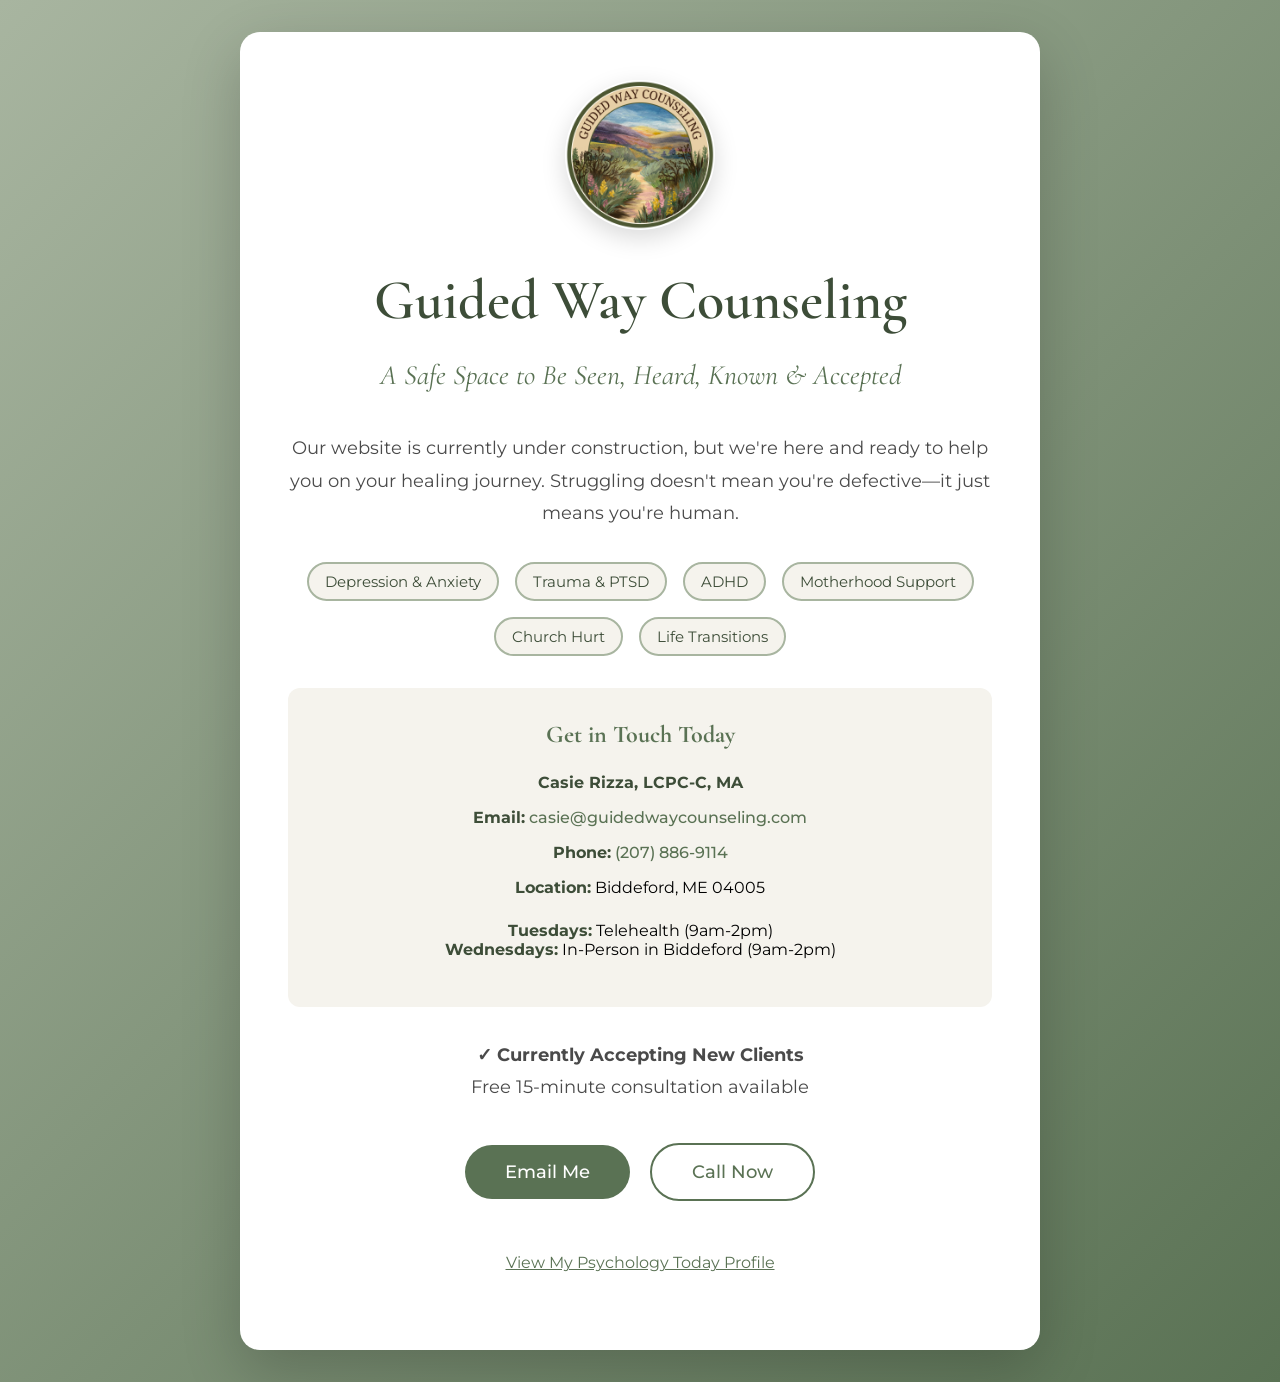
<file: index.html>
<!DOCTYPE html>
<html lang="en">
<head>
    <meta charset="UTF-8">
    <meta name="viewport" content="width=device-width, initial-scale=1.0">
    <meta name="description" content="Guided Way Counseling - Coming Soon. Compassionate therapy in Biddeford, Maine.">
    <title>Coming Soon | Guided Way Counseling</title>
    <link rel="preconnect" href="https://fonts.googleapis.com">
    <link rel="preconnect" href="https://fonts.gstatic.com" crossorigin>
    <link href="https://fonts.googleapis.com/css2?family=Cormorant+Garamond:wght@300;400;600&family=Montserrat:wght@300;400;500;600&display=swap" rel="stylesheet">
    <style>
        :root {
            --primary-green: #5a7254;
            --dark-green: #3d4d38;
            --sage: #a8b5a0;
            --cream: #f5f3ed;
            --white: #ffffff;
            --font-heading: 'Cormorant Garamond', serif;
            --font-body: 'Montserrat', sans-serif;
        }

        * {
            margin: 0;
            padding: 0;
            box-sizing: border-box;
        }

        body {
            font-family: var(--font-body);
            background: linear-gradient(135deg, var(--sage) 0%, var(--primary-green) 100%);
            min-height: 100vh;
            display: flex;
            align-items: center;
            justify-content: center;
            padding: 2rem;
        }

        .construction-container {
            max-width: 800px;
            background-color: var(--white);
            border-radius: 20px;
            padding: 3rem;
            text-align: center;
            box-shadow: 0 20px 60px rgba(0, 0, 0, 0.2);
        }

        .logo {
            width: 150px;
            height: 150px;
            margin: 0 auto 2rem;
            border-radius: 50%;
            box-shadow: 0 8px 24px rgba(0, 0, 0, 0.15);
        }

        h1 {
            font-family: var(--font-heading);
            font-size: clamp(2rem, 5vw, 3.5rem);
            color: var(--dark-green);
            margin-bottom: 1rem;
            font-weight: 600;
        }

        .tagline {
            font-family: var(--font-heading);
            font-size: clamp(1.25rem, 3vw, 1.75rem);
            color: var(--primary-green);
            margin-bottom: 2rem;
            font-weight: 400;
            font-style: italic;
        }

        p {
            color: #4a4a4a;
            font-size: 1.125rem;
            line-height: 1.8;
            margin-bottom: 1.5rem;
        }

        .contact-info {
            background-color: var(--cream);
            padding: 2rem;
            border-radius: 12px;
            margin: 2rem 0;
        }

        .contact-info h2 {
            font-family: var(--font-heading);
            color: var(--primary-green);
            font-size: 1.5rem;
            margin-bottom: 1.5rem;
        }

        .contact-item {
            margin-bottom: 1rem;
            font-size: 1rem;
        }

        .contact-item strong {
            color: var(--dark-green);
        }

        .contact-item a {
            color: var(--primary-green);
            text-decoration: none;
            font-weight: 500;
            transition: all 0.3s ease;
        }

        .contact-item a:hover {
            color: var(--dark-green);
            text-decoration: underline;
        }

        .button {
            display: inline-block;
            background-color: var(--primary-green);
            color: var(--white);
            padding: 1rem 2.5rem;
            border-radius: 50px;
            text-decoration: none;
            font-weight: 500;
            font-size: 1.125rem;
            margin: 1rem 0.5rem;
            transition: all 0.3s ease;
        }

        .button:hover {
            background-color: var(--dark-green);
            transform: translateY(-2px);
            box-shadow: 0 4px 12px rgba(58, 77, 52, 0.3);
        }

        .button.secondary {
            background-color: transparent;
            color: var(--primary-green);
            border: 2px solid var(--primary-green);
        }

        .button.secondary:hover {
            background-color: var(--primary-green);
            color: var(--white);
        }

        .specialties {
            display: flex;
            flex-wrap: wrap;
            justify-content: center;
            gap: 1rem;
            margin: 2rem 0;
        }

        .specialty-tag {
            background-color: var(--cream);
            color: var(--dark-green);
            padding: 0.5rem 1rem;
            border-radius: 25px;
            font-size: 0.95rem;
            border: 2px solid var(--sage);
        }

        .dev-link {
            margin-top: 2rem;
            padding-top: 2rem;
            border-top: 2px solid var(--cream);
        }

        .dev-link a {
            color: var(--sage);
            text-decoration: none;
            font-size: 0.9rem;
            transition: all 0.3s ease;
        }

        .dev-link a:hover {
            color: var(--primary-green);
        }

        @media (max-width: 768px) {
            .construction-container {
                padding: 2rem;
            }

            .logo {
                width: 120px;
                height: 120px;
            }

            .button {
                display: block;
                margin: 0.5rem 0;
            }
        }
    </style>
</head>
<body>
    <div class="construction-container">
        <img src="Resources/logo.png" alt="Guided Way Counseling Logo" class="logo">

        <h1>Guided Way Counseling</h1>
        <p class="tagline">A Safe Space to Be Seen, Heard, Known & Accepted</p>

        <p>Our website is currently under construction, but we're here and ready to help you on your healing journey. Struggling doesn't mean you're defective—it just means you're human.</p>

        <div class="specialties">
            <span class="specialty-tag">Depression & Anxiety</span>
            <span class="specialty-tag">Trauma & PTSD</span>
            <span class="specialty-tag">ADHD</span>
            <span class="specialty-tag">Motherhood Support</span>
            <span class="specialty-tag">Church Hurt</span>
            <span class="specialty-tag">Life Transitions</span>
        </div>

        <div class="contact-info">
            <h2>Get in Touch Today</h2>
            <div class="contact-item">
                <strong>Casie Rizza, LCPC-C, MA</strong>
            </div>
            <div class="contact-item">
                <strong>Email:</strong> <a href="mailto:casie@guidedwaycounseling.com">casie@guidedwaycounseling.com</a>
            </div>
            <div class="contact-item">
                <strong>Phone:</strong> <a href="tel:2078869114">(207) 886-9114</a>
            </div>
            <div class="contact-item">
                <strong>Location:</strong> Biddeford, ME 04005
            </div>
            <div class="contact-item" style="margin-top: 1.5rem;">
                <strong>Tuesdays:</strong> Telehealth (9am-2pm)<br>
                <strong>Wednesdays:</strong> In-Person in Biddeford (9am-2pm)
            </div>
        </div>

        <p style="margin-top: 1.5rem;">
            <strong>✓ Currently Accepting New Clients</strong><br>
            Free 15-minute consultation available
        </p>

        <div>
            <a href="mailto:casie@guidedwaycounseling.com" class="button">Email Me</a>
            <a href="tel:2078869114" class="button secondary">Call Now</a>
        </div>

        <p style="margin-top: 2rem; font-size: 1rem;">
            <a href="https://www.psychologytoday.com/us/therapists/casie-rizza-biddeford-me/1425780" target="_blank" rel="noopener" style="color: var(--primary-green); text-decoration: underline;">View My Psychology Today Profile</a>
        </p>
    </div>
</body>
</html>
</file>
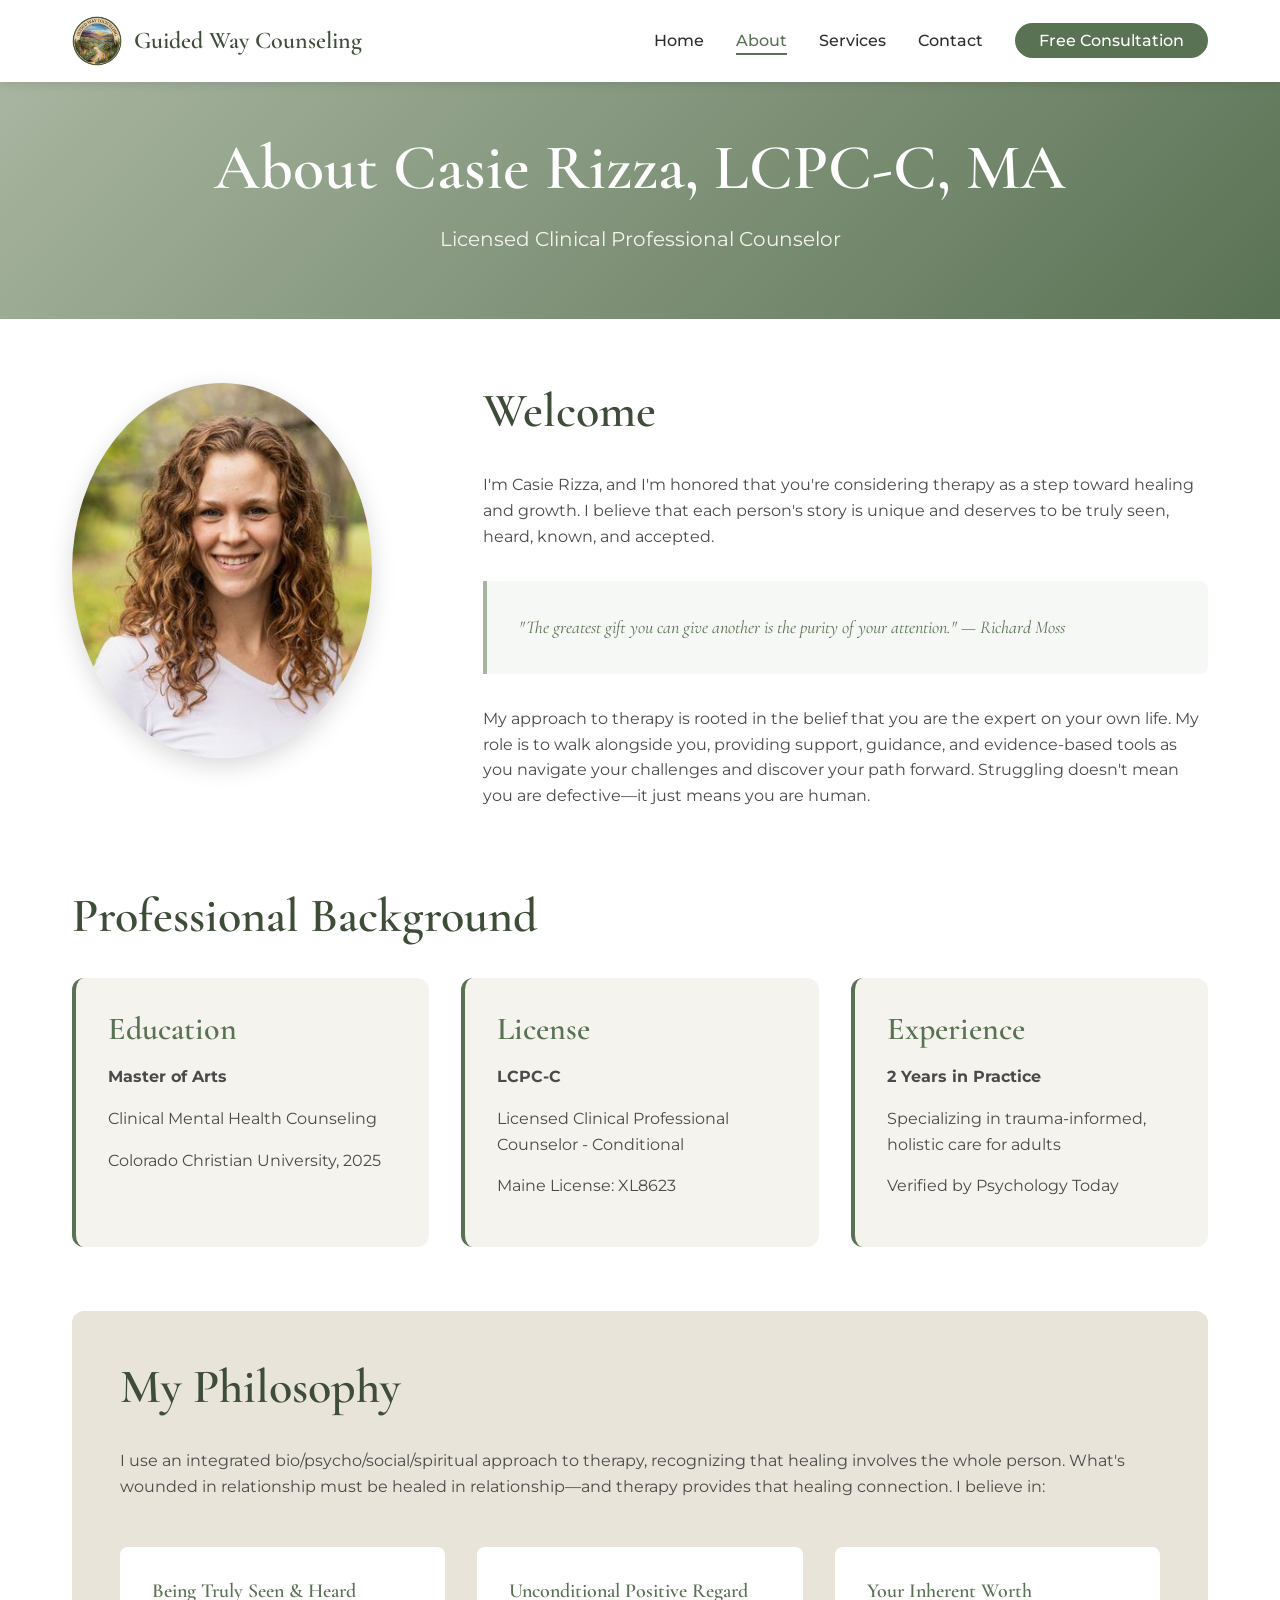
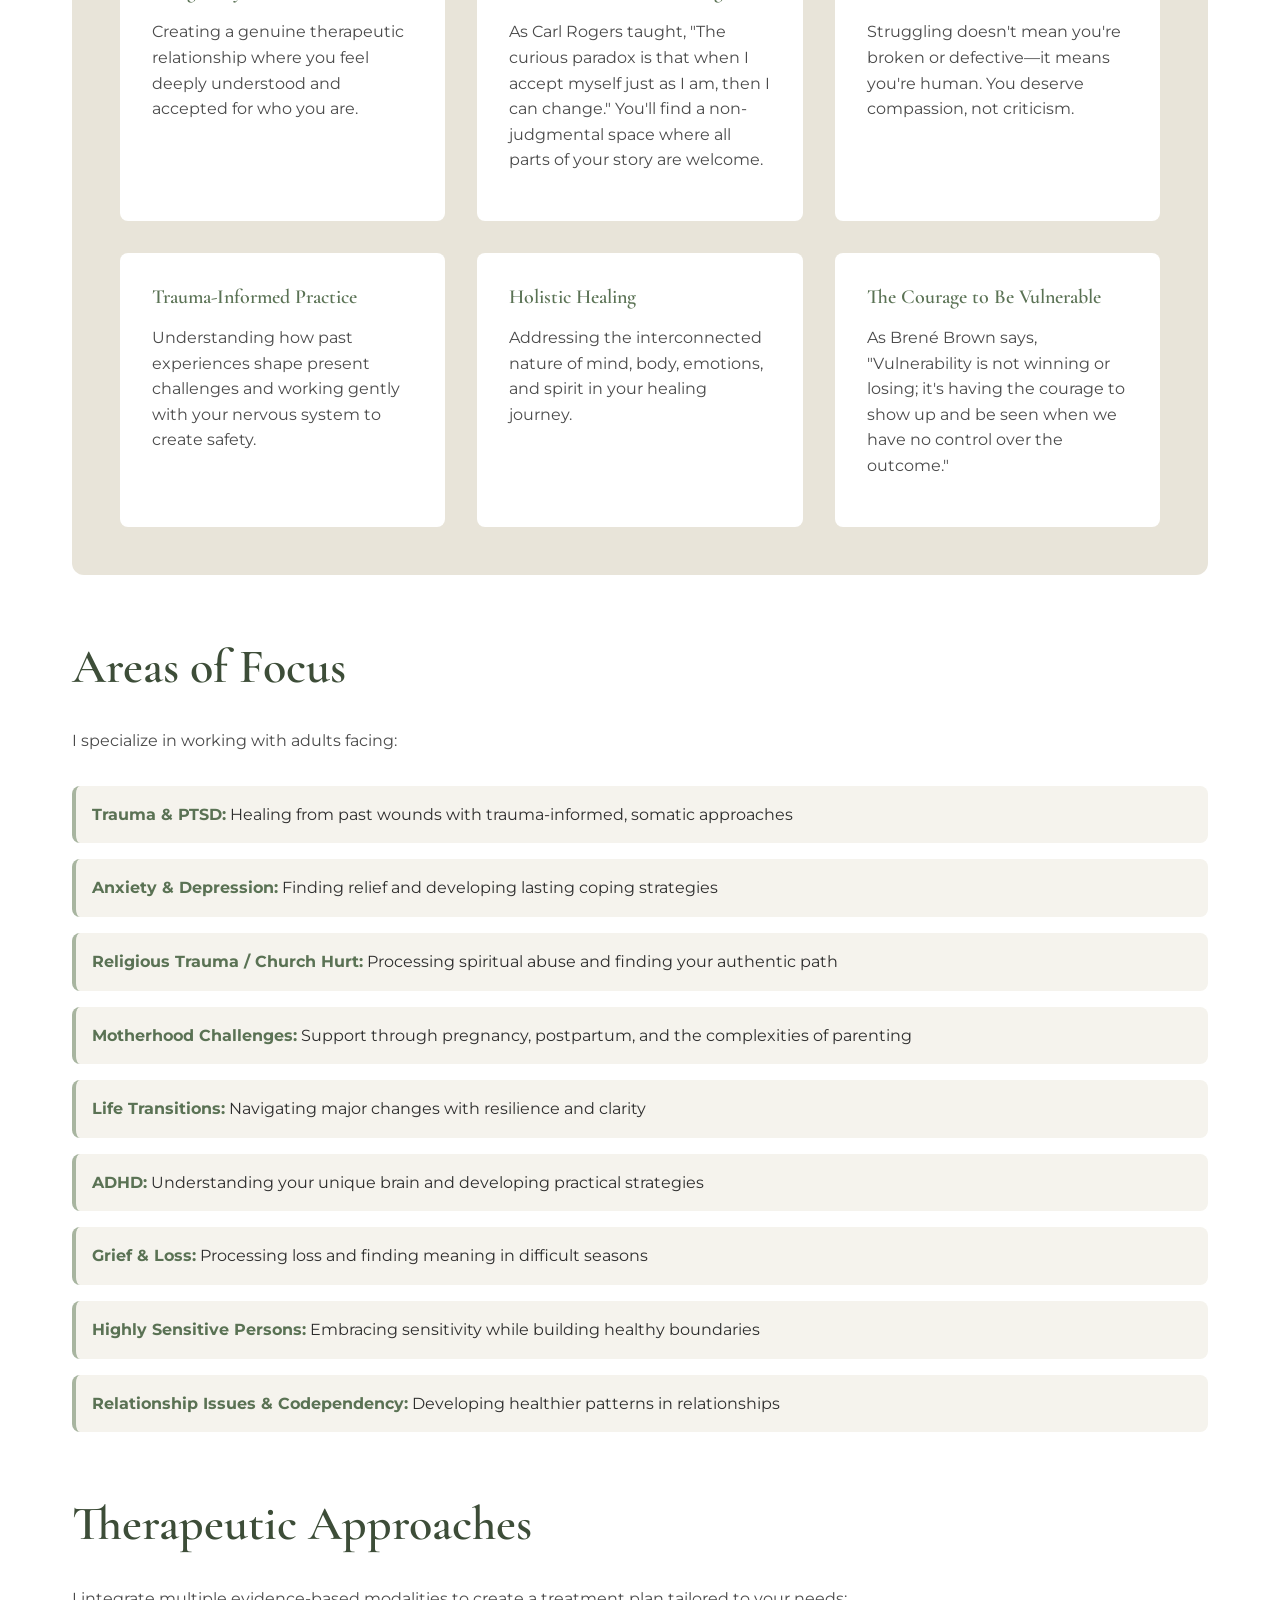
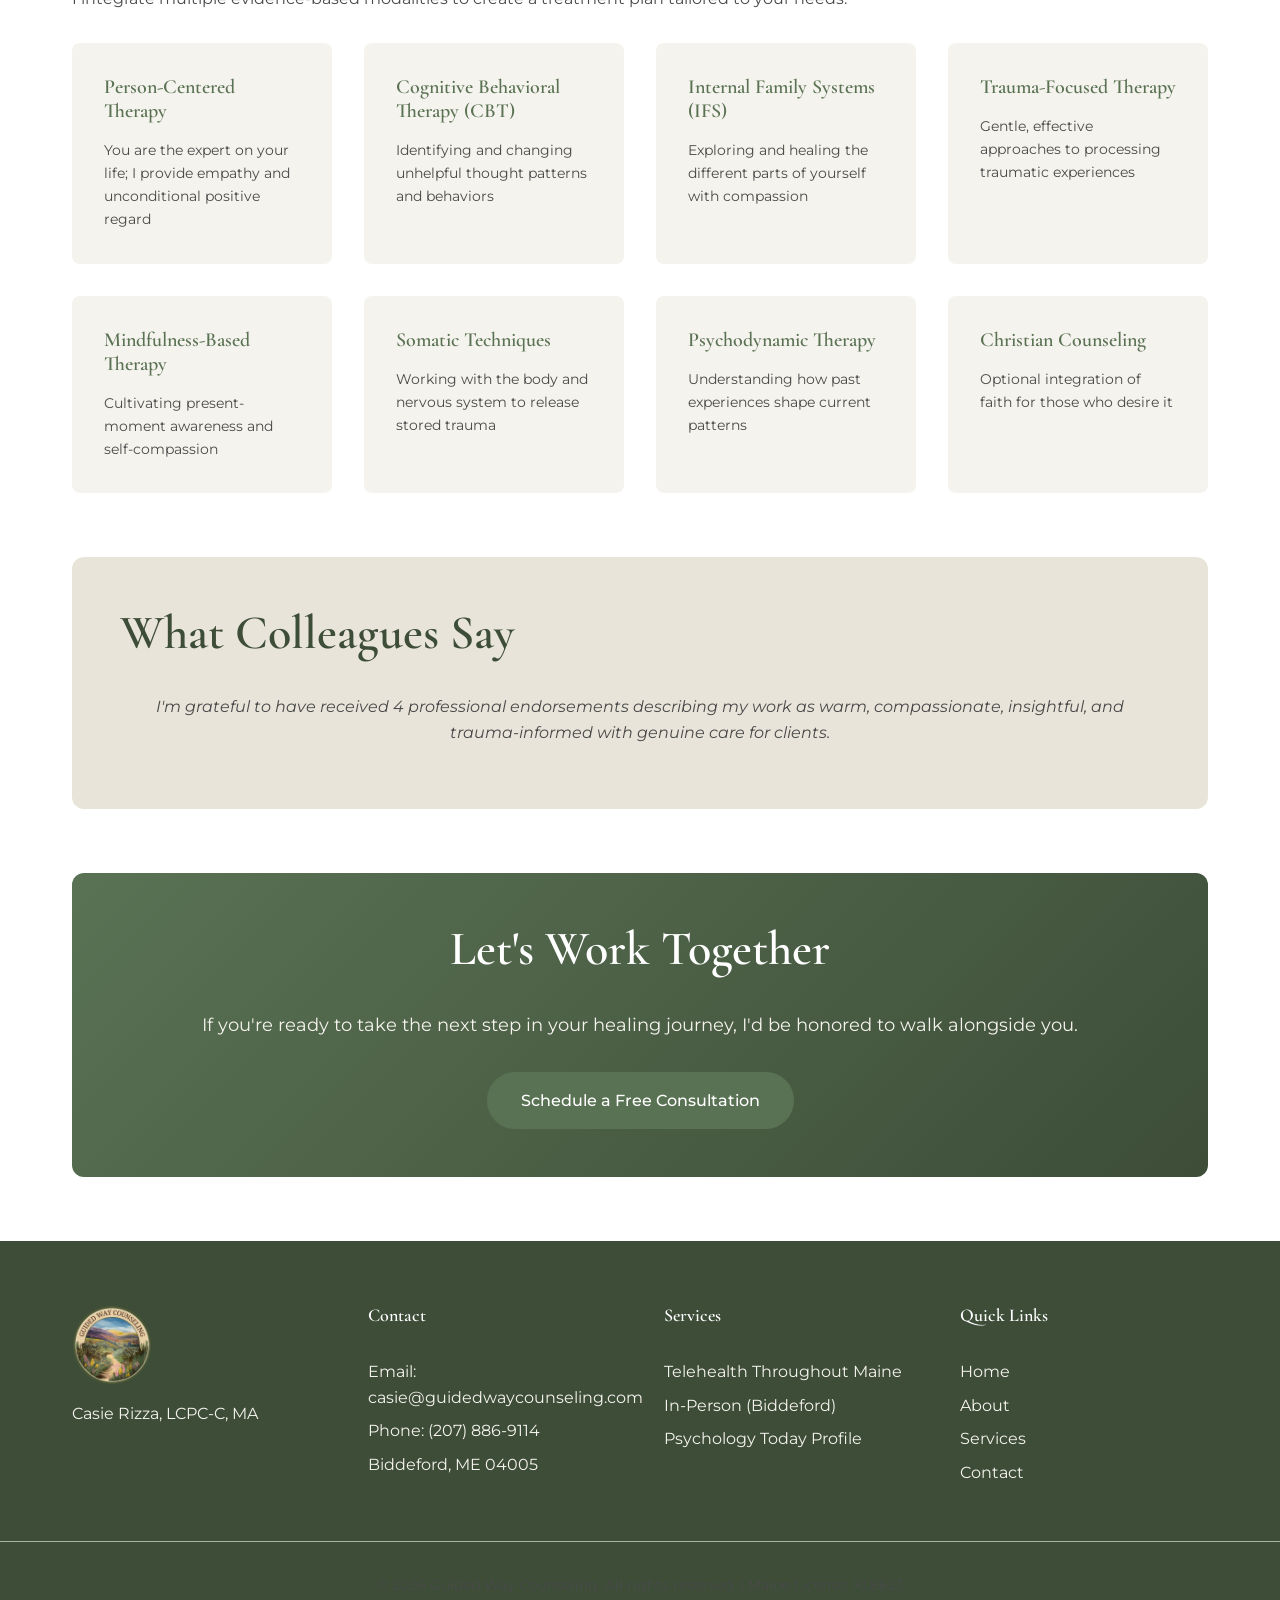
<file: about.html>
<!DOCTYPE html>
<html lang="en">
<head>
    <meta charset="UTF-8">
    <meta name="viewport" content="width=device-width, initial-scale=1.0">
    <meta name="description" content="Meet Casie Rizza, LCPC-C - Licensed therapist in Biddeford, Maine specializing in trauma, anxiety, and holistic mental health care.">
    <title>About Casie Rizza | Guided Way Counseling</title>
    <link rel="stylesheet" href="css/styles.css">
    <link rel="preconnect" href="https://fonts.googleapis.com">
    <link rel="preconnect" href="https://fonts.gstatic.com" crossorigin>
    <link href="https://fonts.googleapis.com/css2?family=Cormorant+Garamond:wght@300;400;600&family=Montserrat:wght@300;400;500;600&display=swap" rel="stylesheet">
</head>
<body>
    <nav class="navbar">
        <div class="container nav-container">
            <a href="home.html" class="logo">
                <img src="Resources/logo.png" alt="Guided Way Counseling Logo">
                <span>Guided Way Counseling</span>
            </a>
            <button class="mobile-menu-toggle" aria-label="Toggle menu">
                <span></span>
                <span></span>
                <span></span>
            </button>
            <ul class="nav-menu">
                <li><a href="home.html">Home</a></li>
                <li><a href="about.html" class="active">About</a></li>
                <li><a href="services.html">Services</a></li>
                <li><a href="contact.html">Contact</a></li>
                <li><a href="contact.html#consultation" class="cta-button">Free Consultation</a></li>
            </ul>
        </div>
    </nav>

    <header class="page-header">
        <div class="container">
            <h1>About Casie Rizza, LCPC-C, MA</h1>
            <p>Licensed Clinical Professional Counselor</p>
        </div>
    </header>

    <section class="about-content">
        <div class="container">
            <div class="about-intro">
                <div class="about-image">
                    <img src="Resources/casie.jpeg" alt="Casie Rizza">
                </div>
                <div class="about-text">
                    <h2>Welcome</h2>
                    <p>I'm Casie Rizza, and I'm honored that you're considering therapy as a step toward healing and growth. I believe that each person's story is unique and deserves to be truly seen, heard, known, and accepted.</p>
                    <p class="quote-text">"The greatest gift you can give another is the purity of your attention." — Richard Moss</p>
                    <p>My approach to therapy is rooted in the belief that you are the expert on your own life. My role is to walk alongside you, providing support, guidance, and evidence-based tools as you navigate your challenges and discover your path forward. Struggling doesn't mean you are defective—it just means you are human.</p>
                </div>
            </div>

            <div class="credentials">
                <h2>Professional Background</h2>
                <div class="credentials-grid">
                    <div class="credential-card">
                        <h3>Education</h3>
                        <p><strong>Master of Arts</strong></p>
                        <p>Clinical Mental Health Counseling</p>
                        <p>Colorado Christian University, 2025</p>
                    </div>
                    <div class="credential-card">
                        <h3>License</h3>
                        <p><strong>LCPC-C</strong></p>
                        <p>Licensed Clinical Professional Counselor - Conditional</p>
                        <p>Maine License: XL8623</p>
                    </div>
                    <div class="credential-card">
                        <h3>Experience</h3>
                        <p><strong>2 Years in Practice</strong></p>
                        <p>Specializing in trauma-informed, holistic care for adults</p>
                        <p>Verified by Psychology Today</p>
                    </div>
                </div>
            </div>

            <div class="philosophy">
                <h2>My Philosophy</h2>
                <p>I use an integrated bio/psycho/social/spiritual approach to therapy, recognizing that healing involves the whole person. What's wounded in relationship must be healed in relationship—and therapy provides that healing connection. I believe in:</p>
                <div class="philosophy-points">
                    <div class="philosophy-item">
                        <h3>Being Truly Seen & Heard</h3>
                        <p>Creating a genuine therapeutic relationship where you feel deeply understood and accepted for who you are.</p>
                    </div>
                    <div class="philosophy-item">
                        <h3>Unconditional Positive Regard</h3>
                        <p>As Carl Rogers taught, "The curious paradox is that when I accept myself just as I am, then I can change." You'll find a non-judgmental space where all parts of your story are welcome.</p>
                    </div>
                    <div class="philosophy-item">
                        <h3>Your Inherent Worth</h3>
                        <p>Struggling doesn't mean you're broken or defective—it means you're human. You deserve compassion, not criticism.</p>
                    </div>
                    <div class="philosophy-item">
                        <h3>Trauma-Informed Practice</h3>
                        <p>Understanding how past experiences shape present challenges and working gently with your nervous system to create safety.</p>
                    </div>
                    <div class="philosophy-item">
                        <h3>Holistic Healing</h3>
                        <p>Addressing the interconnected nature of mind, body, emotions, and spirit in your healing journey.</p>
                    </div>
                    <div class="philosophy-item">
                        <h3>The Courage to Be Vulnerable</h3>
                        <p>As Brené Brown says, "Vulnerability is not winning or losing; it's having the courage to show up and be seen when we have no control over the outcome."</p>
                    </div>
                </div>
            </div>

            <div class="specialization">
                <h2>Areas of Focus</h2>
                <p>I specialize in working with adults facing:</p>
                <ul class="specialization-list">
                    <li><strong>Trauma & PTSD:</strong> Healing from past wounds with trauma-informed, somatic approaches</li>
                    <li><strong>Anxiety & Depression:</strong> Finding relief and developing lasting coping strategies</li>
                    <li><strong>Religious Trauma / Church Hurt:</strong> Processing spiritual abuse and finding your authentic path</li>
                    <li><strong>Motherhood Challenges:</strong> Support through pregnancy, postpartum, and the complexities of parenting</li>
                    <li><strong>Life Transitions:</strong> Navigating major changes with resilience and clarity</li>
                    <li><strong>ADHD:</strong> Understanding your unique brain and developing practical strategies</li>
                    <li><strong>Grief & Loss:</strong> Processing loss and finding meaning in difficult seasons</li>
                    <li><strong>Highly Sensitive Persons:</strong> Embracing sensitivity while building healthy boundaries</li>
                    <li><strong>Relationship Issues & Codependency:</strong> Developing healthier patterns in relationships</li>
                </ul>
            </div>

            <div class="approach-methods">
                <h2>Therapeutic Approaches</h2>
                <p>I integrate multiple evidence-based modalities to create a treatment plan tailored to your needs:</p>
                <div class="methods-grid">
                    <div class="method-item">
                        <h4>Person-Centered Therapy</h4>
                        <p>You are the expert on your life; I provide empathy and unconditional positive regard</p>
                    </div>
                    <div class="method-item">
                        <h4>Cognitive Behavioral Therapy (CBT)</h4>
                        <p>Identifying and changing unhelpful thought patterns and behaviors</p>
                    </div>
                    <div class="method-item">
                        <h4>Internal Family Systems (IFS)</h4>
                        <p>Exploring and healing the different parts of yourself with compassion</p>
                    </div>
                    <div class="method-item">
                        <h4>Trauma-Focused Therapy</h4>
                        <p>Gentle, effective approaches to processing traumatic experiences</p>
                    </div>
                    <div class="method-item">
                        <h4>Mindfulness-Based Therapy</h4>
                        <p>Cultivating present-moment awareness and self-compassion</p>
                    </div>
                    <div class="method-item">
                        <h4>Somatic Techniques</h4>
                        <p>Working with the body and nervous system to release stored trauma</p>
                    </div>
                    <div class="method-item">
                        <h4>Psychodynamic Therapy</h4>
                        <p>Understanding how past experiences shape current patterns</p>
                    </div>
                    <div class="method-item">
                        <h4>Christian Counseling</h4>
                        <p>Optional integration of faith for those who desire it</p>
                    </div>
                </div>
            </div>

            <div class="endorsements">
                <h2>What Colleagues Say</h2>
                <p class="endorsement-intro">I'm grateful to have received 4 professional endorsements describing my work as warm, compassionate, insightful, and trauma-informed with genuine care for clients.</p>
            </div>

            <div class="cta-box">
                <h2>Let's Work Together</h2>
                <p>If you're ready to take the next step in your healing journey, I'd be honored to walk alongside you.</p>
                <a href="contact.html#consultation" class="button primary">Schedule a Free Consultation</a>
            </div>
        </div>
    </section>

    <footer>
        <div class="container footer-content">
            <div class="footer-col">
                <img src="Resources/logo.png" alt="Guided Way Counseling" class="footer-logo">
                <p>Casie Rizza, LCPC-C, MA</p>
            </div>
            <div class="footer-col">
                <h4>Contact</h4>
                <p>Email: <a href="mailto:casie@guidedwaycounseling.com">casie@guidedwaycounseling.com</a></p>
                <p>Phone: <a href="tel:2078869114">(207) 886-9114</a></p>
                <p>Biddeford, ME 04005</p>
            </div>
            <div class="footer-col">
                <h4>Services</h4>
                <p>Telehealth Throughout Maine</p>
                <p>In-Person (Biddeford)</p>
                <p><a href="https://www.psychologytoday.com/us/therapists/casie-rizza-biddeford-me/1425780" target="_blank" rel="noopener">Psychology Today Profile</a></p>
            </div>
            <div class="footer-col">
                <h4>Quick Links</h4>
                <ul>
                    <li><a href="home.html">Home</a></li>
                    <li><a href="about.html">About</a></li>
                    <li><a href="services.html">Services</a></li>
                    <li><a href="contact.html">Contact</a></li>
                </ul>
            </div>
        </div>
        <div class="footer-bottom">
            <p>&copy; 2026 Guided Way Counseling. All rights reserved. | Maine License: XL8623</p>
        </div>
    </footer>

    <script src="js/script.js"></script>
</body>
</html>
</file>
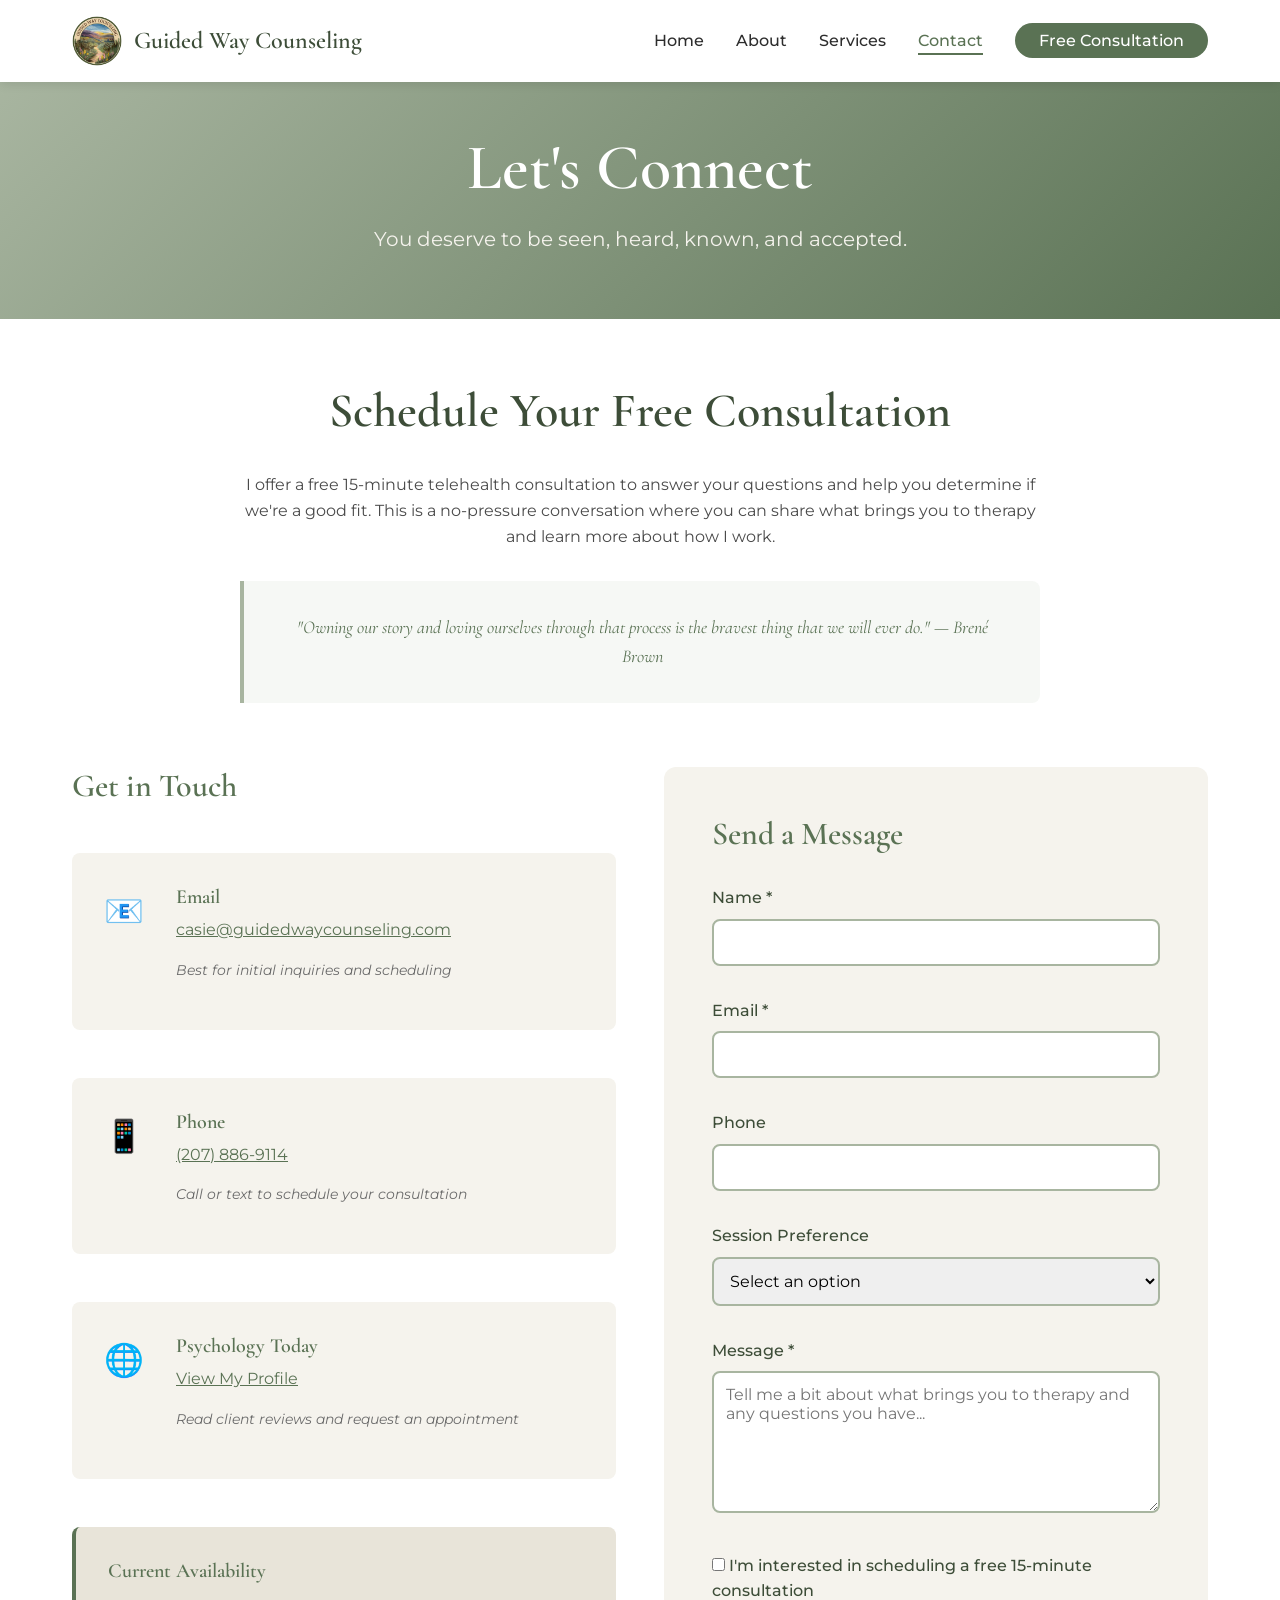
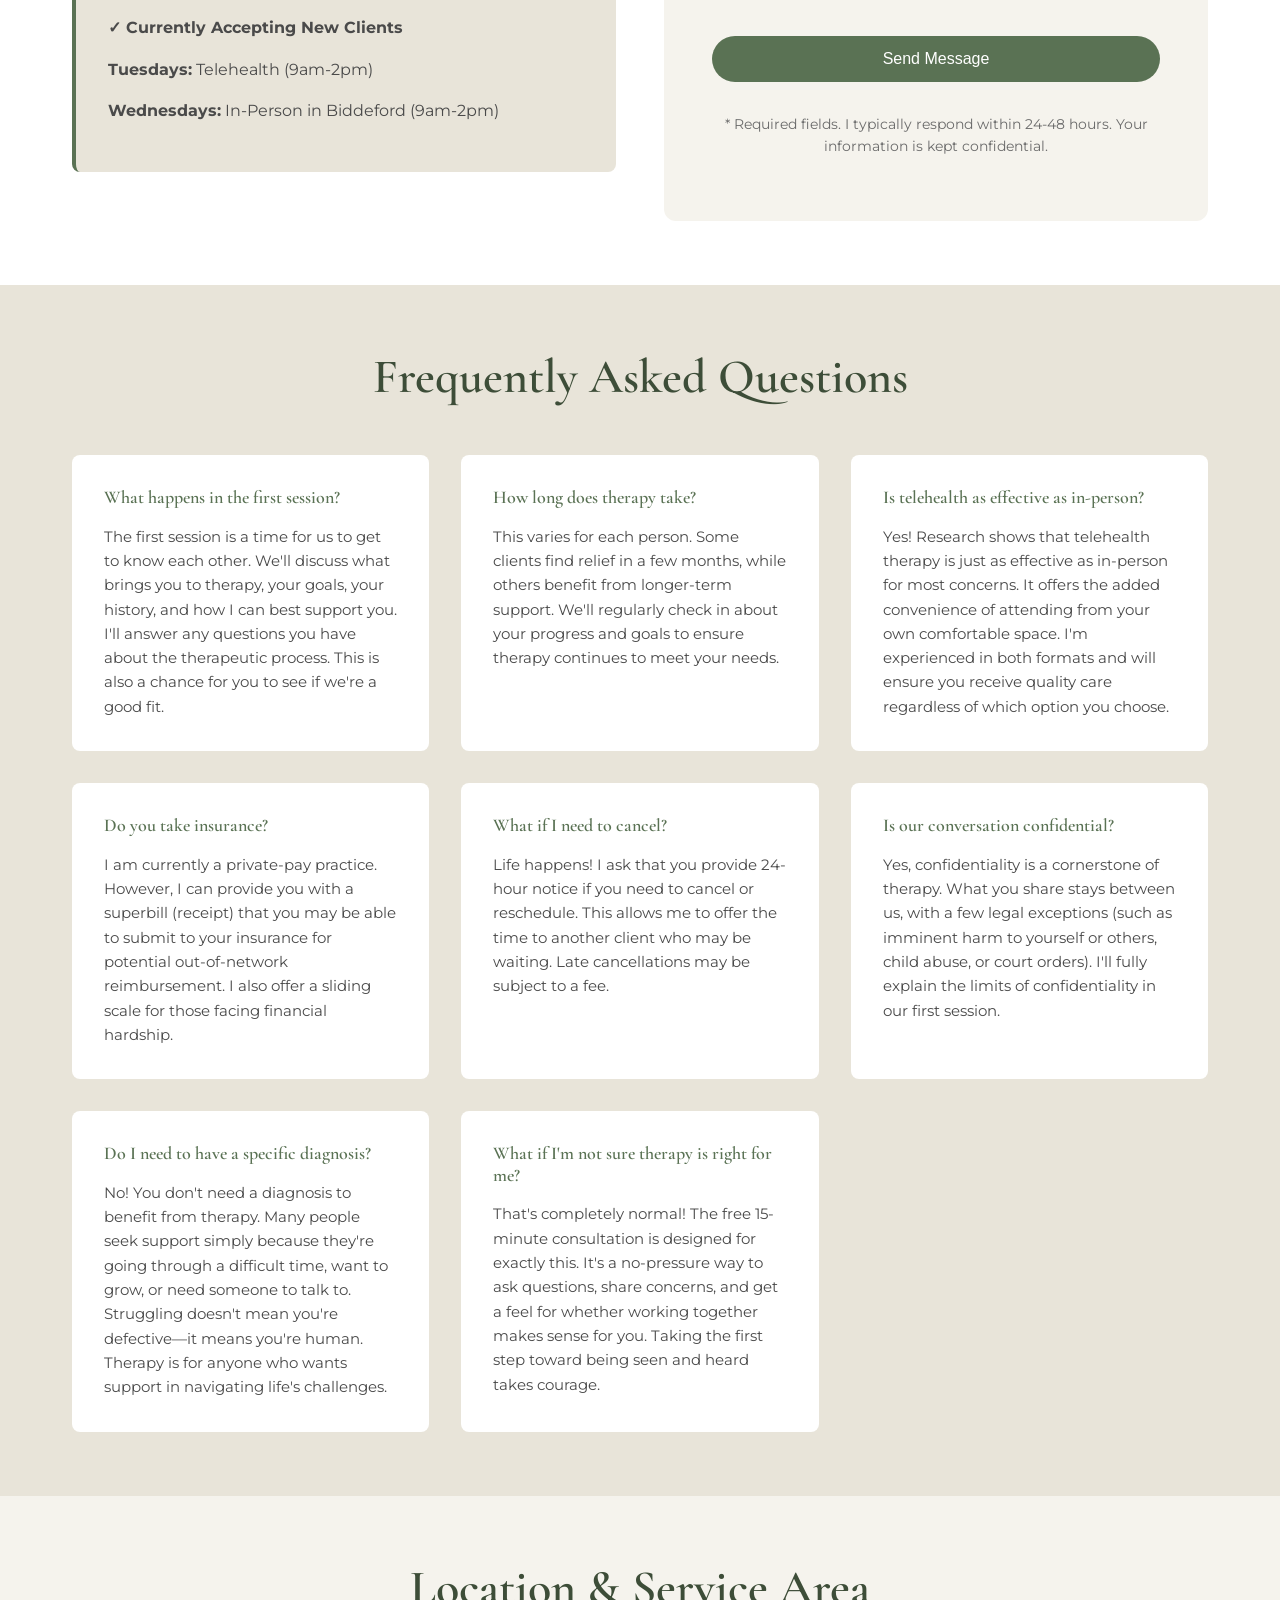
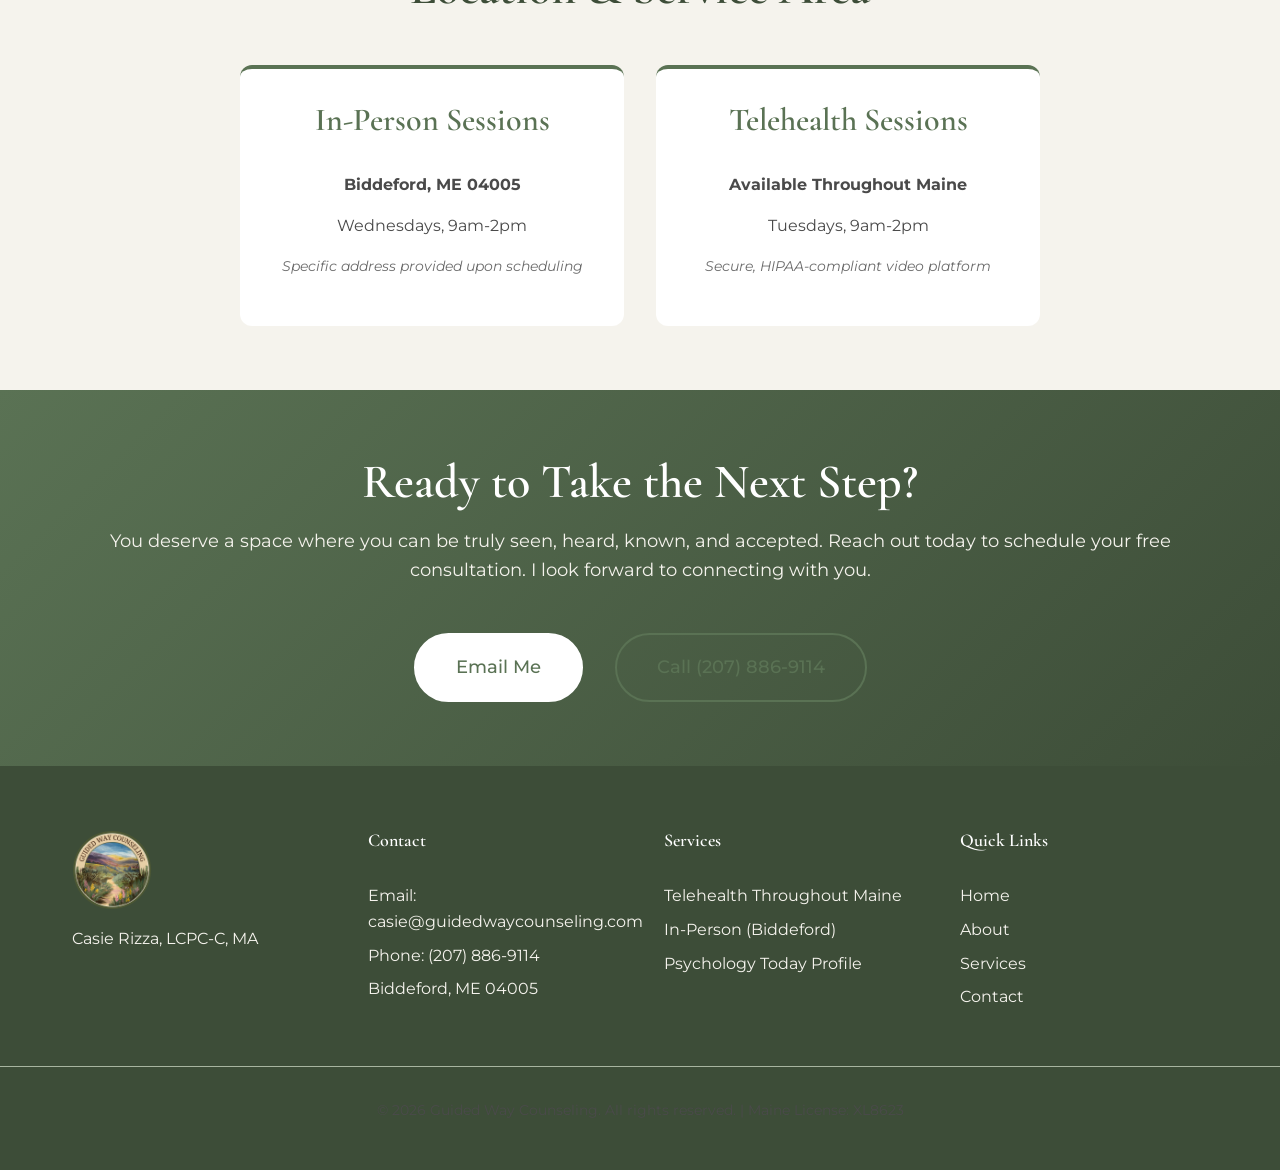
<file: contact.html>
<!DOCTYPE html>
<html lang="en">
<head>
    <meta charset="UTF-8">
    <meta name="viewport" content="width=device-width, initial-scale=1.0">
    <meta name="description" content="Contact Guided Way Counseling - Schedule your free consultation. Telehealth and in-person therapy in Biddeford, Maine.">
    <title>Contact | Guided Way Counseling</title>
    <link rel="stylesheet" href="css/styles.css">
    <link rel="preconnect" href="https://fonts.googleapis.com">
    <link rel="preconnect" href="https://fonts.gstatic.com" crossorigin>
    <link href="https://fonts.googleapis.com/css2?family=Cormorant+Garamond:wght@300;400;600&family=Montserrat:wght@300;400;500;600&display=swap" rel="stylesheet">
</head>
<body>
    <nav class="navbar">
        <div class="container nav-container">
            <a href="home.html" class="logo">
                <img src="Resources/logo.png" alt="Guided Way Counseling Logo">
                <span>Guided Way Counseling</span>
            </a>
            <button class="mobile-menu-toggle" aria-label="Toggle menu">
                <span></span>
                <span></span>
                <span></span>
            </button>
            <ul class="nav-menu">
                <li><a href="home.html">Home</a></li>
                <li><a href="about.html">About</a></li>
                <li><a href="services.html">Services</a></li>
                <li><a href="contact.html" class="active">Contact</a></li>
                <li><a href="contact.html#consultation" class="cta-button">Free Consultation</a></li>
            </ul>
        </div>
    </nav>

    <header class="page-header">
        <div class="container">
            <h1>Let's Connect</h1>
            <p>You deserve to be seen, heard, known, and accepted.</p>
        </div>
    </header>

    <section class="contact-content" id="consultation">
        <div class="container">
            <div class="contact-intro">
                <h2>Schedule Your Free Consultation</h2>
                <p>I offer a free 15-minute telehealth consultation to answer your questions and help you determine if we're a good fit. This is a no-pressure conversation where you can share what brings you to therapy and learn more about how I work.</p>
                <p class="intro-quote">"Owning our story and loving ourselves through that process is the bravest thing that we will ever do." — Brené Brown</p>
            </div>

            <div class="contact-grid">
                <div class="contact-methods">
                    <h3>Get in Touch</h3>

                    <div class="contact-method">
                        <div class="method-icon">📧</div>
                        <div class="method-details">
                            <h4>Email</h4>
                            <p><a href="mailto:casie@guidedwaycounseling.com">casie@guidedwaycounseling.com</a></p>
                            <p class="method-note">Best for initial inquiries and scheduling</p>
                        </div>
                    </div>

                    <div class="contact-method">
                        <div class="method-icon">📱</div>
                        <div class="method-details">
                            <h4>Phone</h4>
                            <p><a href="tel:2078869114">(207) 886-9114</a></p>
                            <p class="method-note">Call or text to schedule your consultation</p>
                        </div>
                    </div>

                    <div class="contact-method">
                        <div class="method-icon">🌐</div>
                        <div class="method-details">
                            <h4>Psychology Today</h4>
                            <p><a href="https://www.psychologytoday.com/us/therapists/casie-rizza-biddeford-me/1425780" target="_blank" rel="noopener">View My Profile</a></p>
                            <p class="method-note">Read client reviews and request an appointment</p>
                        </div>
                    </div>

                    <div class="availability-box">
                        <h4>Current Availability</h4>
                        <p><strong>✓ Currently Accepting New Clients</strong></p>
                        <p><strong>Tuesdays:</strong> Telehealth (9am-2pm)</p>
                        <p><strong>Wednesdays:</strong> In-Person in Biddeford (9am-2pm)</p>
                    </div>
                </div>

                <div class="contact-form-container">
                    <h3>Send a Message</h3>
                    <form class="contact-form" id="contactForm">
                        <div class="form-group">
                            <label for="name">Name *</label>
                            <input type="text" id="name" name="name" required>
                        </div>

                        <div class="form-group">
                            <label for="email">Email *</label>
                            <input type="email" id="email" name="email" required>
                        </div>

                        <div class="form-group">
                            <label for="phone">Phone</label>
                            <input type="tel" id="phone" name="phone">
                        </div>

                        <div class="form-group">
                            <label for="preference">Session Preference</label>
                            <select id="preference" name="preference">
                                <option value="">Select an option</option>
                                <option value="telehealth">Telehealth (Tuesdays)</option>
                                <option value="in-person">In-Person - Biddeford (Wednesdays)</option>
                                <option value="either">Either option works</option>
                                <option value="unsure">Not sure yet</option>
                            </select>
                        </div>

                        <div class="form-group">
                            <label for="message">Message *</label>
                            <textarea id="message" name="message" rows="6" required placeholder="Tell me a bit about what brings you to therapy and any questions you have..."></textarea>
                        </div>

                        <div class="form-group">
                            <label class="checkbox-label">
                                <input type="checkbox" name="consultation" id="consultation-checkbox">
                                I'm interested in scheduling a free 15-minute consultation
                            </label>
                        </div>

                        <button type="submit" class="button primary">Send Message</button>

                        <p class="form-note">* Required fields. I typically respond within 24-48 hours. Your information is kept confidential.</p>
                    </form>
                </div>
            </div>
        </div>
    </section>

    <section class="faq-section">
        <div class="container">
            <h2>Frequently Asked Questions</h2>

            <div class="faq-grid">
                <div class="faq-item">
                    <h3>What happens in the first session?</h3>
                    <p>The first session is a time for us to get to know each other. We'll discuss what brings you to therapy, your goals, your history, and how I can best support you. I'll answer any questions you have about the therapeutic process. This is also a chance for you to see if we're a good fit.</p>
                </div>

                <div class="faq-item">
                    <h3>How long does therapy take?</h3>
                    <p>This varies for each person. Some clients find relief in a few months, while others benefit from longer-term support. We'll regularly check in about your progress and goals to ensure therapy continues to meet your needs.</p>
                </div>

                <div class="faq-item">
                    <h3>Is telehealth as effective as in-person?</h3>
                    <p>Yes! Research shows that telehealth therapy is just as effective as in-person for most concerns. It offers the added convenience of attending from your own comfortable space. I'm experienced in both formats and will ensure you receive quality care regardless of which option you choose.</p>
                </div>

                <div class="faq-item">
                    <h3>Do you take insurance?</h3>
                    <p>I am currently a private-pay practice. However, I can provide you with a superbill (receipt) that you may be able to submit to your insurance for potential out-of-network reimbursement. I also offer a sliding scale for those facing financial hardship.</p>
                </div>

                <div class="faq-item">
                    <h3>What if I need to cancel?</h3>
                    <p>Life happens! I ask that you provide 24-hour notice if you need to cancel or reschedule. This allows me to offer the time to another client who may be waiting. Late cancellations may be subject to a fee.</p>
                </div>

                <div class="faq-item">
                    <h3>Is our conversation confidential?</h3>
                    <p>Yes, confidentiality is a cornerstone of therapy. What you share stays between us, with a few legal exceptions (such as imminent harm to yourself or others, child abuse, or court orders). I'll fully explain the limits of confidentiality in our first session.</p>
                </div>

                <div class="faq-item">
                    <h3>Do I need to have a specific diagnosis?</h3>
                    <p>No! You don't need a diagnosis to benefit from therapy. Many people seek support simply because they're going through a difficult time, want to grow, or need someone to talk to. Struggling doesn't mean you're defective—it means you're human. Therapy is for anyone who wants support in navigating life's challenges.</p>
                </div>

                <div class="faq-item">
                    <h3>What if I'm not sure therapy is right for me?</h3>
                    <p>That's completely normal! The free 15-minute consultation is designed for exactly this. It's a no-pressure way to ask questions, share concerns, and get a feel for whether working together makes sense for you. Taking the first step toward being seen and heard takes courage.</p>
                </div>
            </div>
        </div>
    </section>

    <section class="location-section">
        <div class="container">
            <h2>Location & Service Area</h2>
            <div class="location-grid">
                <div class="location-info">
                    <h3>In-Person Sessions</h3>
                    <p><strong>Biddeford, ME 04005</strong></p>
                    <p>Wednesdays, 9am-2pm</p>
                    <p class="location-note">Specific address provided upon scheduling</p>
                </div>
                <div class="location-info">
                    <h3>Telehealth Sessions</h3>
                    <p><strong>Available Throughout Maine</strong></p>
                    <p>Tuesdays, 9am-2pm</p>
                    <p class="location-note">Secure, HIPAA-compliant video platform</p>
                </div>
            </div>
        </div>
    </section>

    <section class="cta-section">
        <div class="container">
            <h2>Ready to Take the Next Step?</h2>
            <p>You deserve a space where you can be truly seen, heard, known, and accepted. Reach out today to schedule your free consultation. I look forward to connecting with you.</p>
            <div class="cta-buttons">
                <a href="mailto:casie@guidedwaycounseling.com" class="button primary large">Email Me</a>
                <a href="tel:2078869114" class="button secondary large">Call (207) 886-9114</a>
            </div>
        </div>
    </section>

    <footer>
        <div class="container footer-content">
            <div class="footer-col">
                <img src="Resources/logo.png" alt="Guided Way Counseling" class="footer-logo">
                <p>Casie Rizza, LCPC-C, MA</p>
            </div>
            <div class="footer-col">
                <h4>Contact</h4>
                <p>Email: <a href="mailto:casie@guidedwaycounseling.com">casie@guidedwaycounseling.com</a></p>
                <p>Phone: <a href="tel:2078869114">(207) 886-9114</a></p>
                <p>Biddeford, ME 04005</p>
            </div>
            <div class="footer-col">
                <h4>Services</h4>
                <p>Telehealth Throughout Maine</p>
                <p>In-Person (Biddeford)</p>
                <p><a href="https://www.psychologytoday.com/us/therapists/casie-rizza-biddeford-me/1425780" target="_blank" rel="noopener">Psychology Today Profile</a></p>
            </div>
            <div class="footer-col">
                <h4>Quick Links</h4>
                <ul>
                    <li><a href="home.html">Home</a></li>
                    <li><a href="about.html">About</a></li>
                    <li><a href="services.html">Services</a></li>
                    <li><a href="contact.html">Contact</a></li>
                </ul>
            </div>
        </div>
        <div class="footer-bottom">
            <p>&copy; 2026 Guided Way Counseling. All rights reserved. | Maine License: XL8623</p>
        </div>
    </footer>

    <script src="js/script.js"></script>
</body>
</html>
</file>
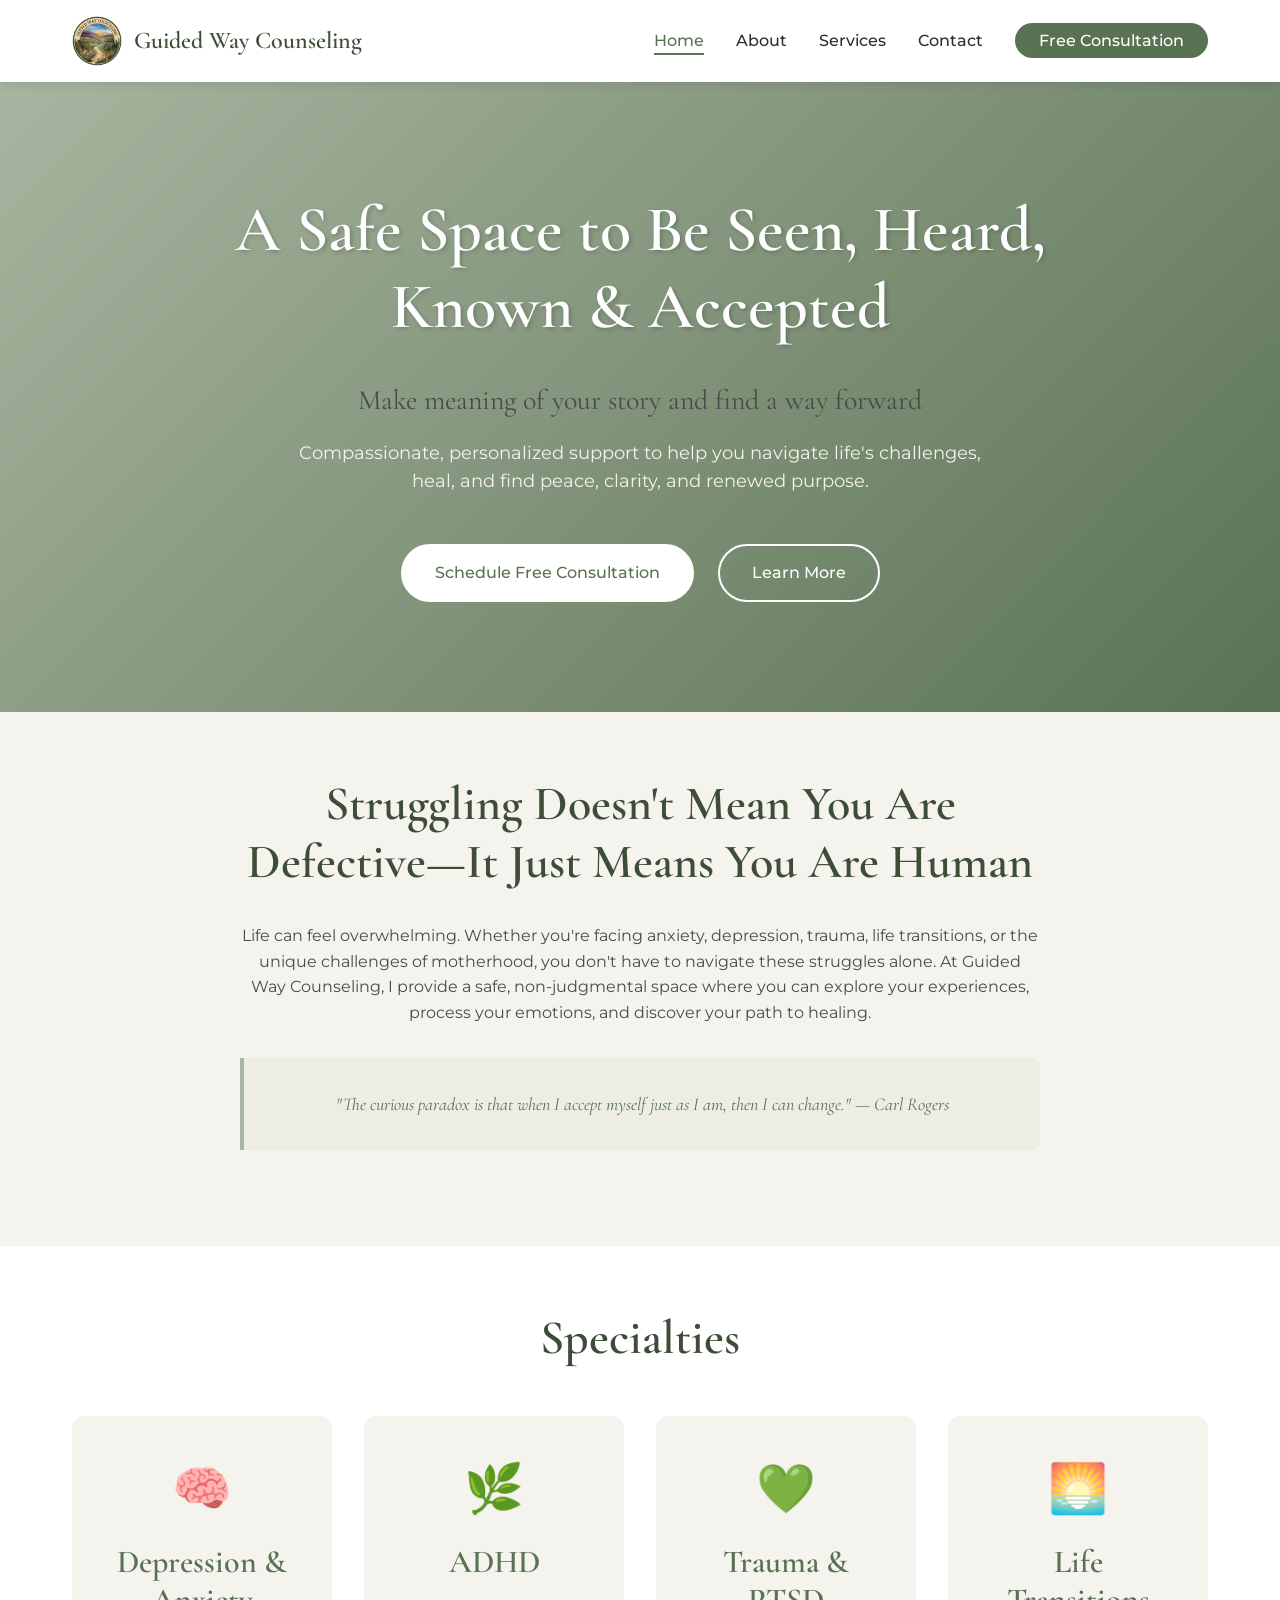
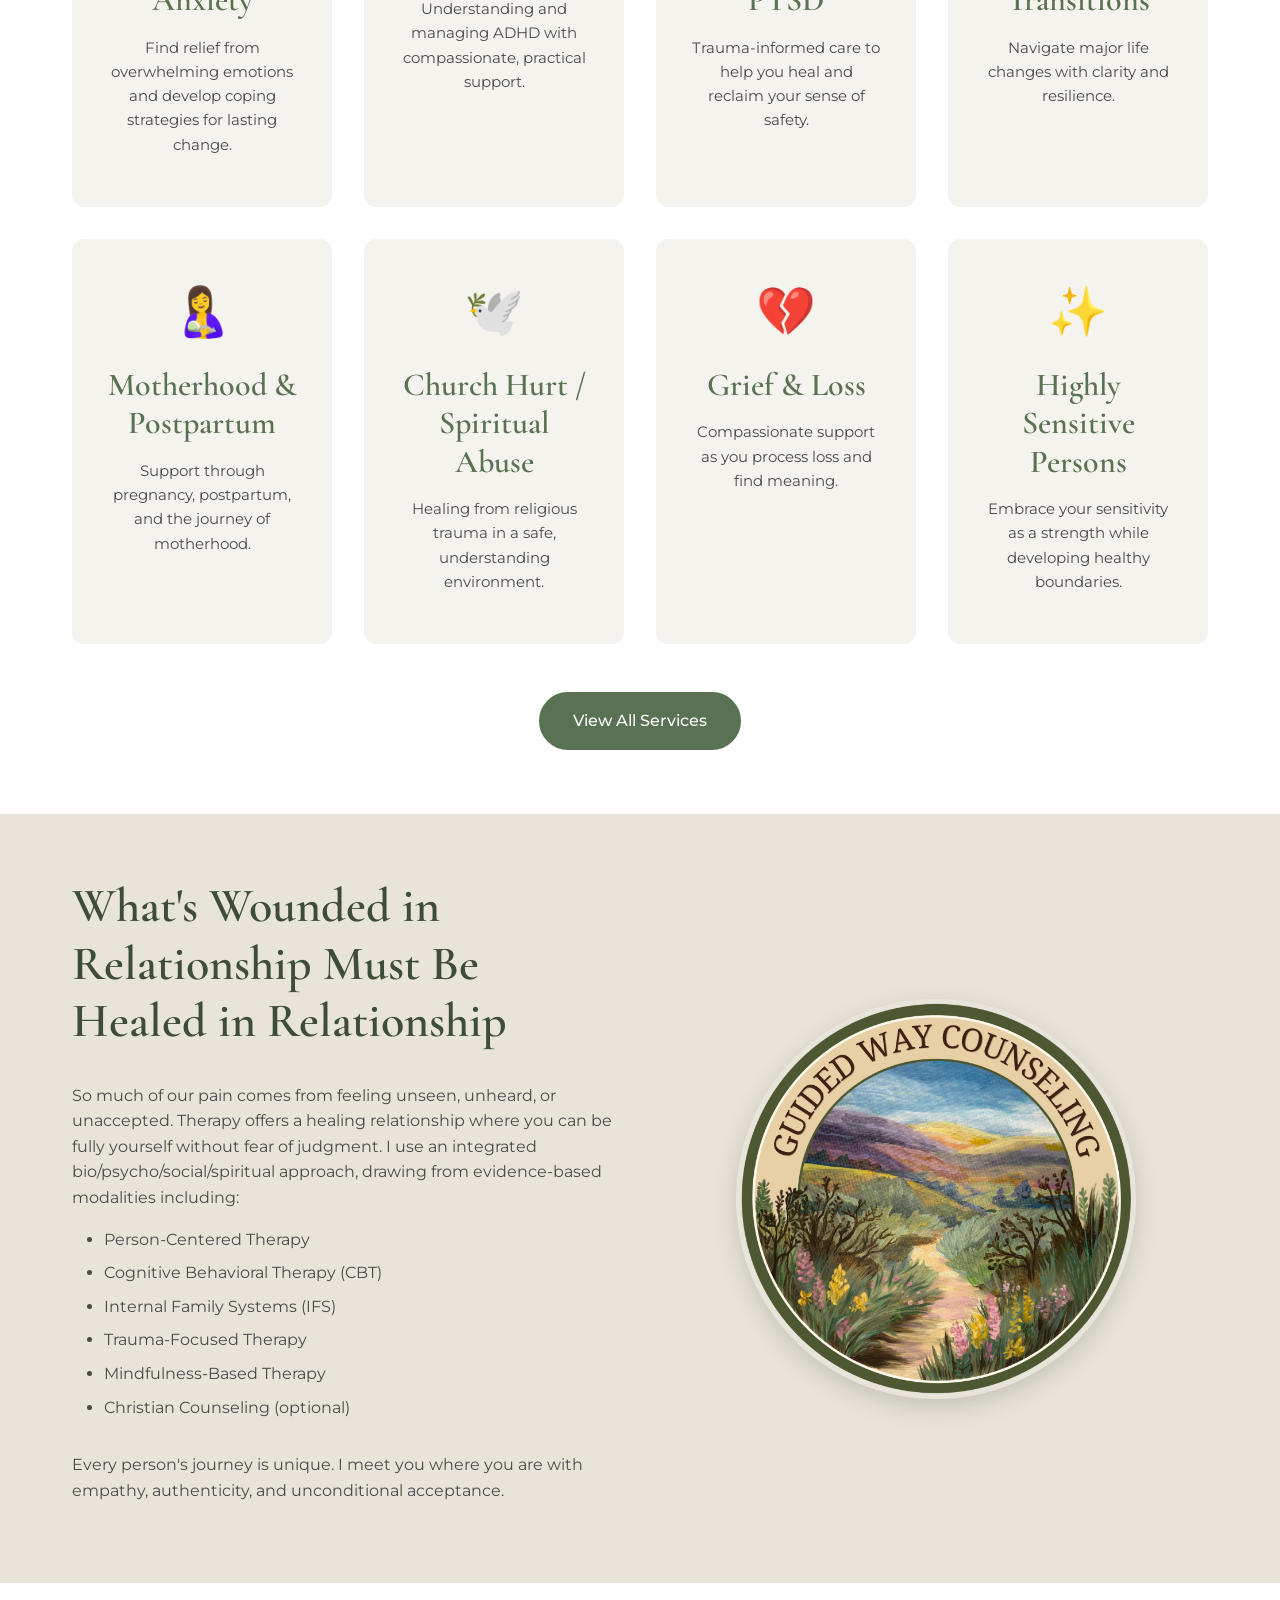
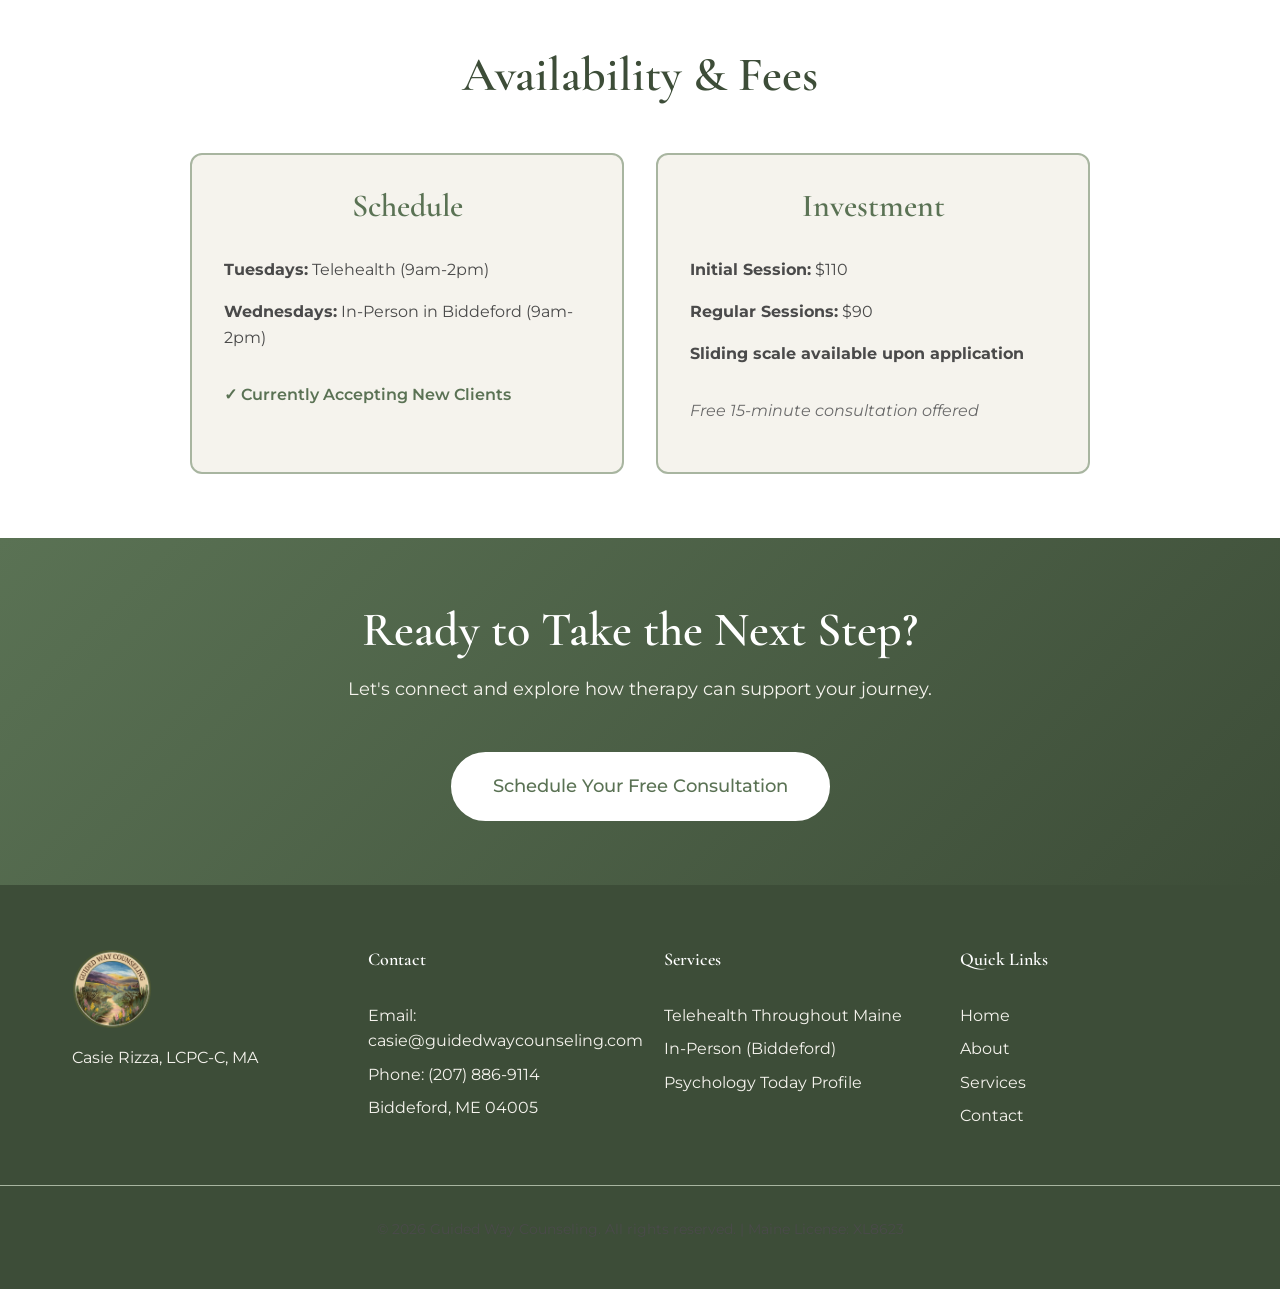
<file: home.html>
<!DOCTYPE html>
<html lang="en">
<head>
    <meta charset="UTF-8">
    <meta name="viewport" content="width=device-width, initial-scale=1.0">
    <meta name="description" content="Guided Way Counseling - Compassionate therapy in Biddeford, Maine. Specializing in anxiety, depression, trauma, ADHD, and motherhood challenges.">
    <title>Guided Way Counseling | Therapy in Biddeford, Maine</title>
    <link rel="stylesheet" href="css/styles.css">
    <link rel="preconnect" href="https://fonts.googleapis.com">
    <link rel="preconnect" href="https://fonts.gstatic.com" crossorigin>
    <link href="https://fonts.googleapis.com/css2?family=Cormorant+Garamond:wght@300;400;600&family=Montserrat:wght@300;400;500;600&display=swap" rel="stylesheet">
</head>
<body>
    <nav class="navbar">
        <div class="container nav-container">
            <a href="home.html" class="logo">
                <img src="Resources/logo.png" alt="Guided Way Counseling Logo">
                <span>Guided Way Counseling</span>
            </a>
            <button class="mobile-menu-toggle" aria-label="Toggle menu">
                <span></span>
                <span></span>
                <span></span>
            </button>
            <ul class="nav-menu">
                <li><a href="home.html" class="active">Home</a></li>
                <li><a href="about.html">About</a></li>
                <li><a href="services.html">Services</a></li>
                <li><a href="contact.html">Contact</a></li>
                <li><a href="contact.html#consultation" class="cta-button">Free Consultation</a></li>
            </ul>
        </div>
    </nav>

    <header class="hero">
        <div class="hero-content">
            <h1>A Safe Space to Be Seen, Heard, Known & Accepted</h1>
            <p class="hero-subtitle">Make meaning of your story and find a way forward</p>
            <p class="hero-description">Compassionate, personalized support to help you navigate life's challenges, heal, and find peace, clarity, and renewed purpose.</p>
            <div class="hero-buttons">
                <a href="contact.html#consultation" class="button primary">Schedule Free Consultation</a>
                <a href="about.html" class="button secondary">Learn More</a>
            </div>
        </div>
    </header>

    <section class="intro">
        <div class="container">
            <div class="intro-content">
                <h2>Struggling Doesn't Mean You Are Defective—It Just Means You Are Human</h2>
                <p>Life can feel overwhelming. Whether you're facing anxiety, depression, trauma, life transitions, or the unique challenges of motherhood, you don't have to navigate these struggles alone. At Guided Way Counseling, I provide a safe, non-judgmental space where you can explore your experiences, process your emotions, and discover your path to healing.</p>
                <p class="intro-quote">"The curious paradox is that when I accept myself just as I am, then I can change." — Carl Rogers</p>
            </div>
        </div>
    </section>

    <section class="specialties">
        <div class="container">
            <h2>Specialties</h2>
            <div class="specialties-grid">
                <div class="specialty-card">
                    <div class="specialty-icon">🧠</div>
                    <h3>Depression & Anxiety</h3>
                    <p>Find relief from overwhelming emotions and develop coping strategies for lasting change.</p>
                </div>
                <div class="specialty-card">
                    <div class="specialty-icon">🌿</div>
                    <h3>ADHD</h3>
                    <p>Understanding and managing ADHD with compassionate, practical support.</p>
                </div>
                <div class="specialty-card">
                    <div class="specialty-icon">💚</div>
                    <h3>Trauma & PTSD</h3>
                    <p>Trauma-informed care to help you heal and reclaim your sense of safety.</p>
                </div>
                <div class="specialty-card">
                    <div class="specialty-icon">🌅</div>
                    <h3>Life Transitions</h3>
                    <p>Navigate major life changes with clarity and resilience.</p>
                </div>
                <div class="specialty-card">
                    <div class="specialty-icon">🤱</div>
                    <h3>Motherhood & Postpartum</h3>
                    <p>Support through pregnancy, postpartum, and the journey of motherhood.</p>
                </div>
                <div class="specialty-card">
                    <div class="specialty-icon">🕊️</div>
                    <h3>Church Hurt / Spiritual Abuse</h3>
                    <p>Healing from religious trauma in a safe, understanding environment.</p>
                </div>
                <div class="specialty-card">
                    <div class="specialty-icon">💔</div>
                    <h3>Grief & Loss</h3>
                    <p>Compassionate support as you process loss and find meaning.</p>
                </div>
                <div class="specialty-card">
                    <div class="specialty-icon">✨</div>
                    <h3>Highly Sensitive Persons</h3>
                    <p>Embrace your sensitivity as a strength while developing healthy boundaries.</p>
                </div>
            </div>
            <div class="center-button">
                <a href="services.html" class="button primary">View All Services</a>
            </div>
        </div>
    </section>

    <section class="approach">
        <div class="container">
            <div class="approach-content">
                <div class="approach-text">
                    <h2>What's Wounded in Relationship Must Be Healed in Relationship</h2>
                    <p>So much of our pain comes from feeling unseen, unheard, or unaccepted. Therapy offers a healing relationship where you can be fully yourself without fear of judgment. I use an integrated bio/psycho/social/spiritual approach, drawing from evidence-based modalities including:</p>
                    <ul>
                        <li>Person-Centered Therapy</li>
                        <li>Cognitive Behavioral Therapy (CBT)</li>
                        <li>Internal Family Systems (IFS)</li>
                        <li>Trauma-Focused Therapy</li>
                        <li>Mindfulness-Based Therapy</li>
                        <li>Christian Counseling (optional)</li>
                    </ul>
                    <p>Every person's journey is unique. I meet you where you are with empathy, authenticity, and unconditional acceptance.</p>
                </div>
                <div class="approach-image">
                    <img src="Resources/logo.png" alt="Guided Way Counseling">
                </div>
            </div>
        </div>
    </section>

    <section class="availability">
        <div class="container">
            <h2>Availability & Fees</h2>
            <div class="availability-grid">
                <div class="availability-card">
                    <h3>Schedule</h3>
                    <p><strong>Tuesdays:</strong> Telehealth (9am-2pm)</p>
                    <p><strong>Wednesdays:</strong> In-Person in Biddeford (9am-2pm)</p>
                    <p class="accepting">✓ Currently Accepting New Clients</p>
                </div>
                <div class="availability-card">
                    <h3>Investment</h3>
                    <p><strong>Initial Session:</strong> $110</p>
                    <p><strong>Regular Sessions:</strong> $90</p>
                    <p><strong>Sliding scale available upon application</strong></p>
                    <p class="note">Free 15-minute consultation offered</p>
                </div>
            </div>
        </div>
    </section>

    <section class="cta-section">
        <div class="container">
            <h2>Ready to Take the Next Step?</h2>
            <p>Let's connect and explore how therapy can support your journey.</p>
            <a href="contact.html#consultation" class="button primary large">Schedule Your Free Consultation</a>
        </div>
    </section>

    <footer>
        <div class="container footer-content">
            <div class="footer-col">
                <img src="Resources/logo.png" alt="Guided Way Counseling" class="footer-logo">
                <p>Casie Rizza, LCPC-C, MA</p>
            </div>
            <div class="footer-col">
                <h4>Contact</h4>
                <p>Email: <a href="mailto:casie@guidedwaycounseling.com">casie@guidedwaycounseling.com</a></p>
                <p>Phone: <a href="tel:2078869114">(207) 886-9114</a></p>
                <p>Biddeford, ME 04005</p>
            </div>
            <div class="footer-col">
                <h4>Services</h4>
                <p>Telehealth Throughout Maine</p>
                <p>In-Person (Biddeford)</p>
                <p><a href="https://www.psychologytoday.com/us/therapists/casie-rizza-biddeford-me/1425780" target="_blank" rel="noopener">Psychology Today Profile</a></p>
            </div>
            <div class="footer-col">
                <h4>Quick Links</h4>
                <ul>
                    <li><a href="home.html">Home</a></li>
                    <li><a href="about.html">About</a></li>
                    <li><a href="services.html">Services</a></li>
                    <li><a href="contact.html">Contact</a></li>
                </ul>
            </div>
        </div>
        <div class="footer-bottom">
            <p>&copy; 2026 Guided Way Counseling. All rights reserved. | Maine License: XL8623</p>
        </div>
    </footer>

    <script src="js/script.js"></script>
</body>
</html>
</file>
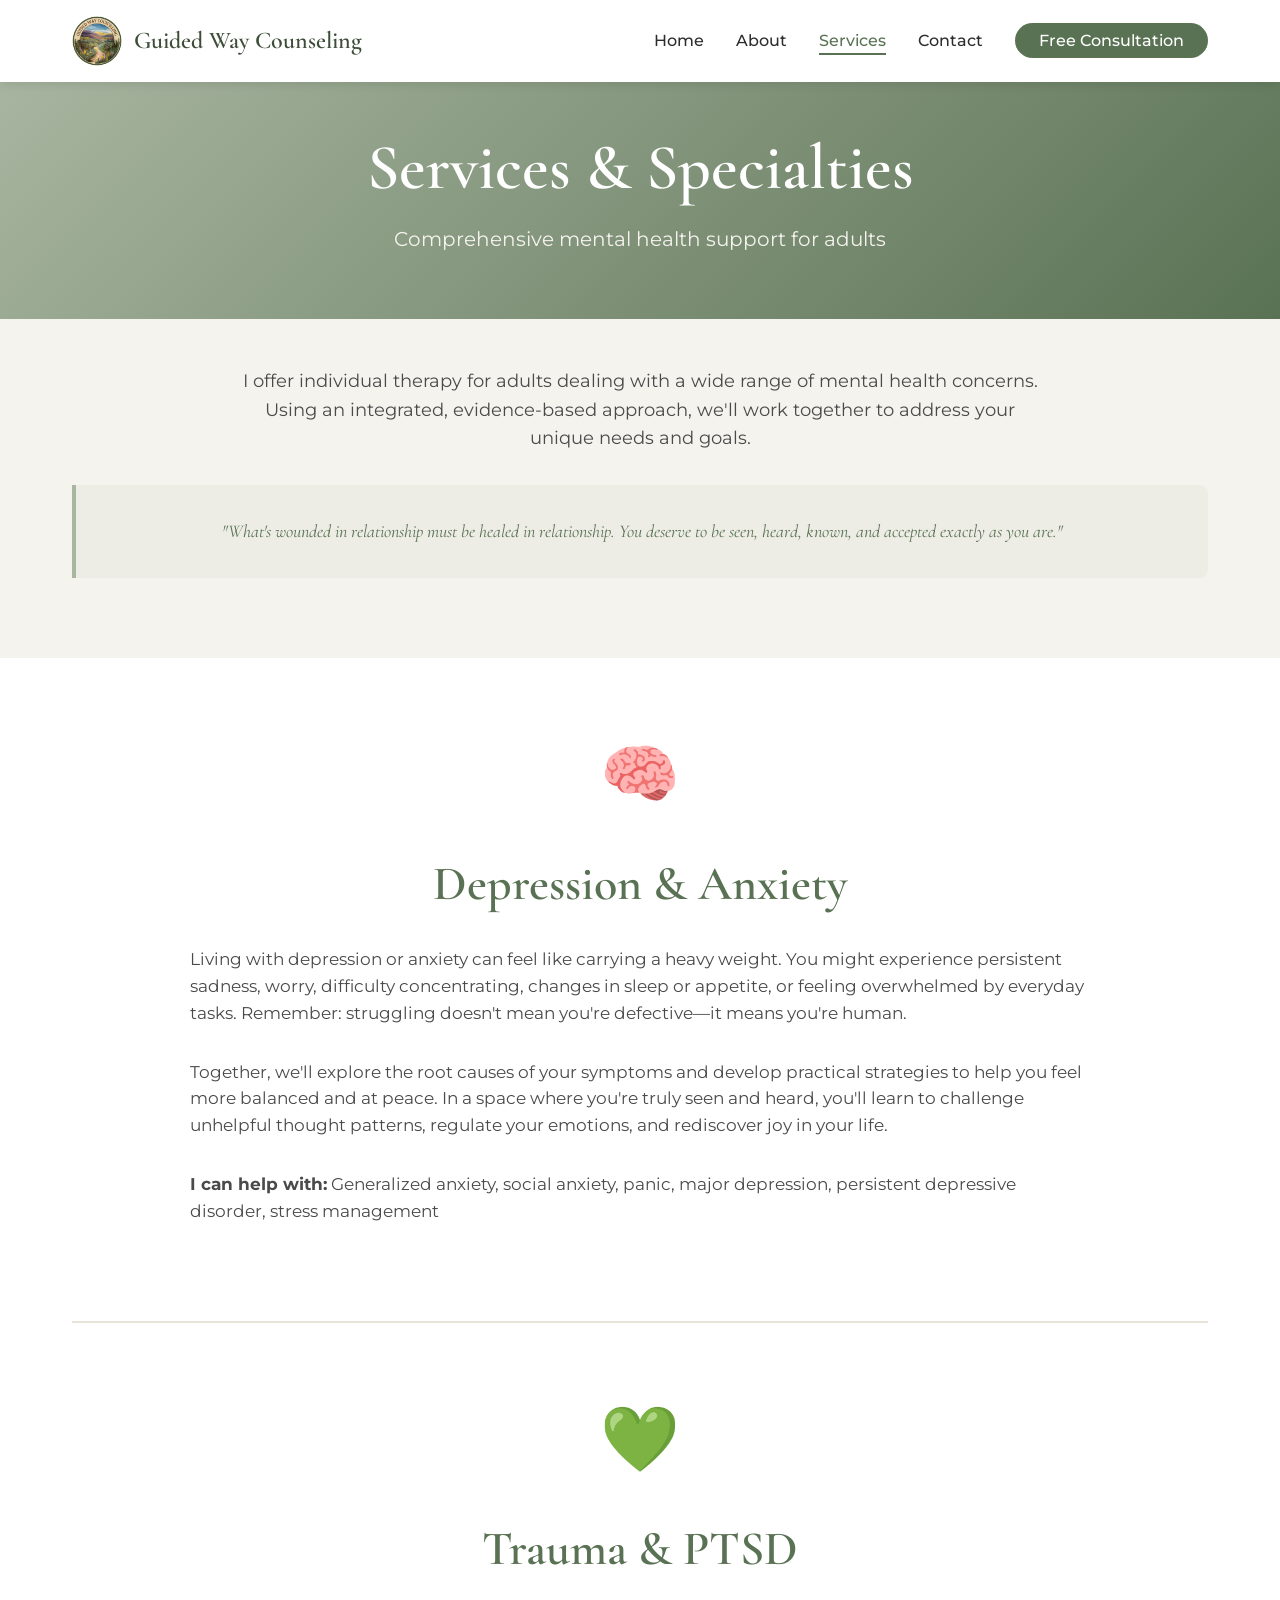
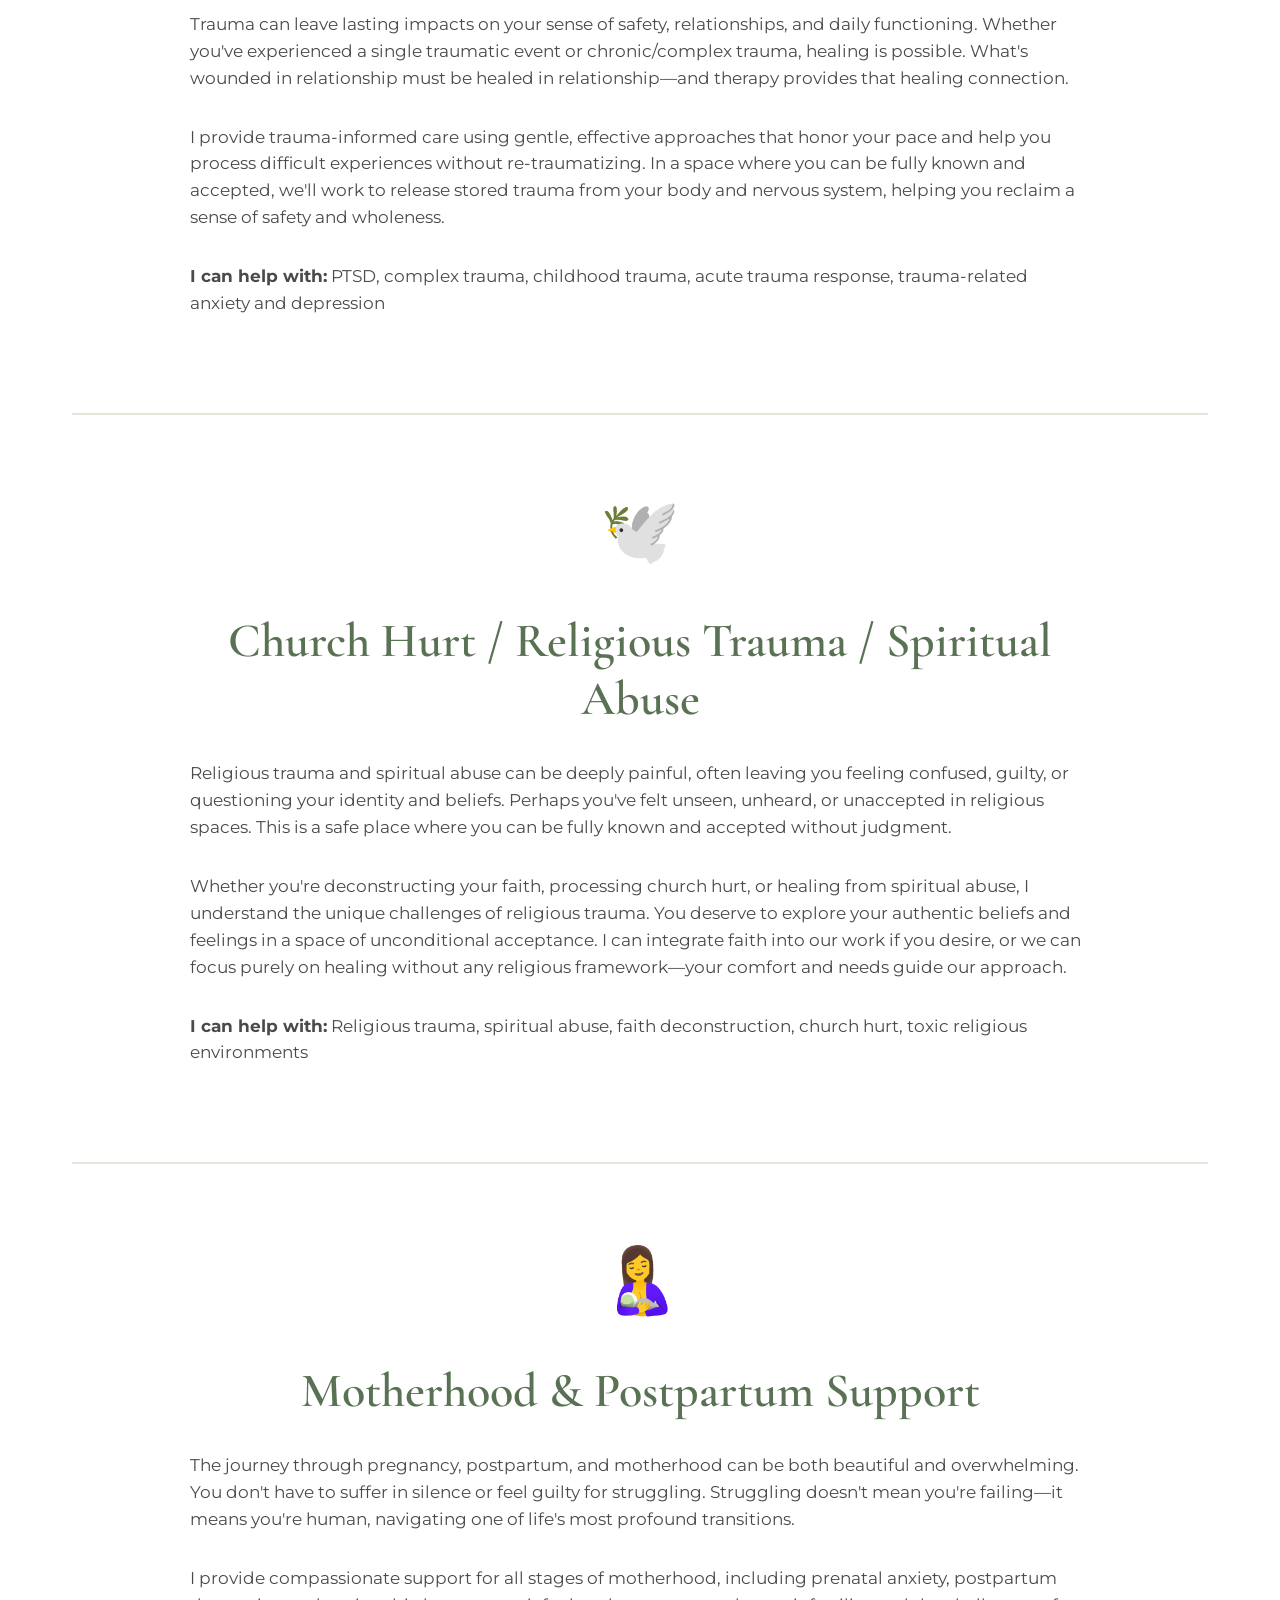
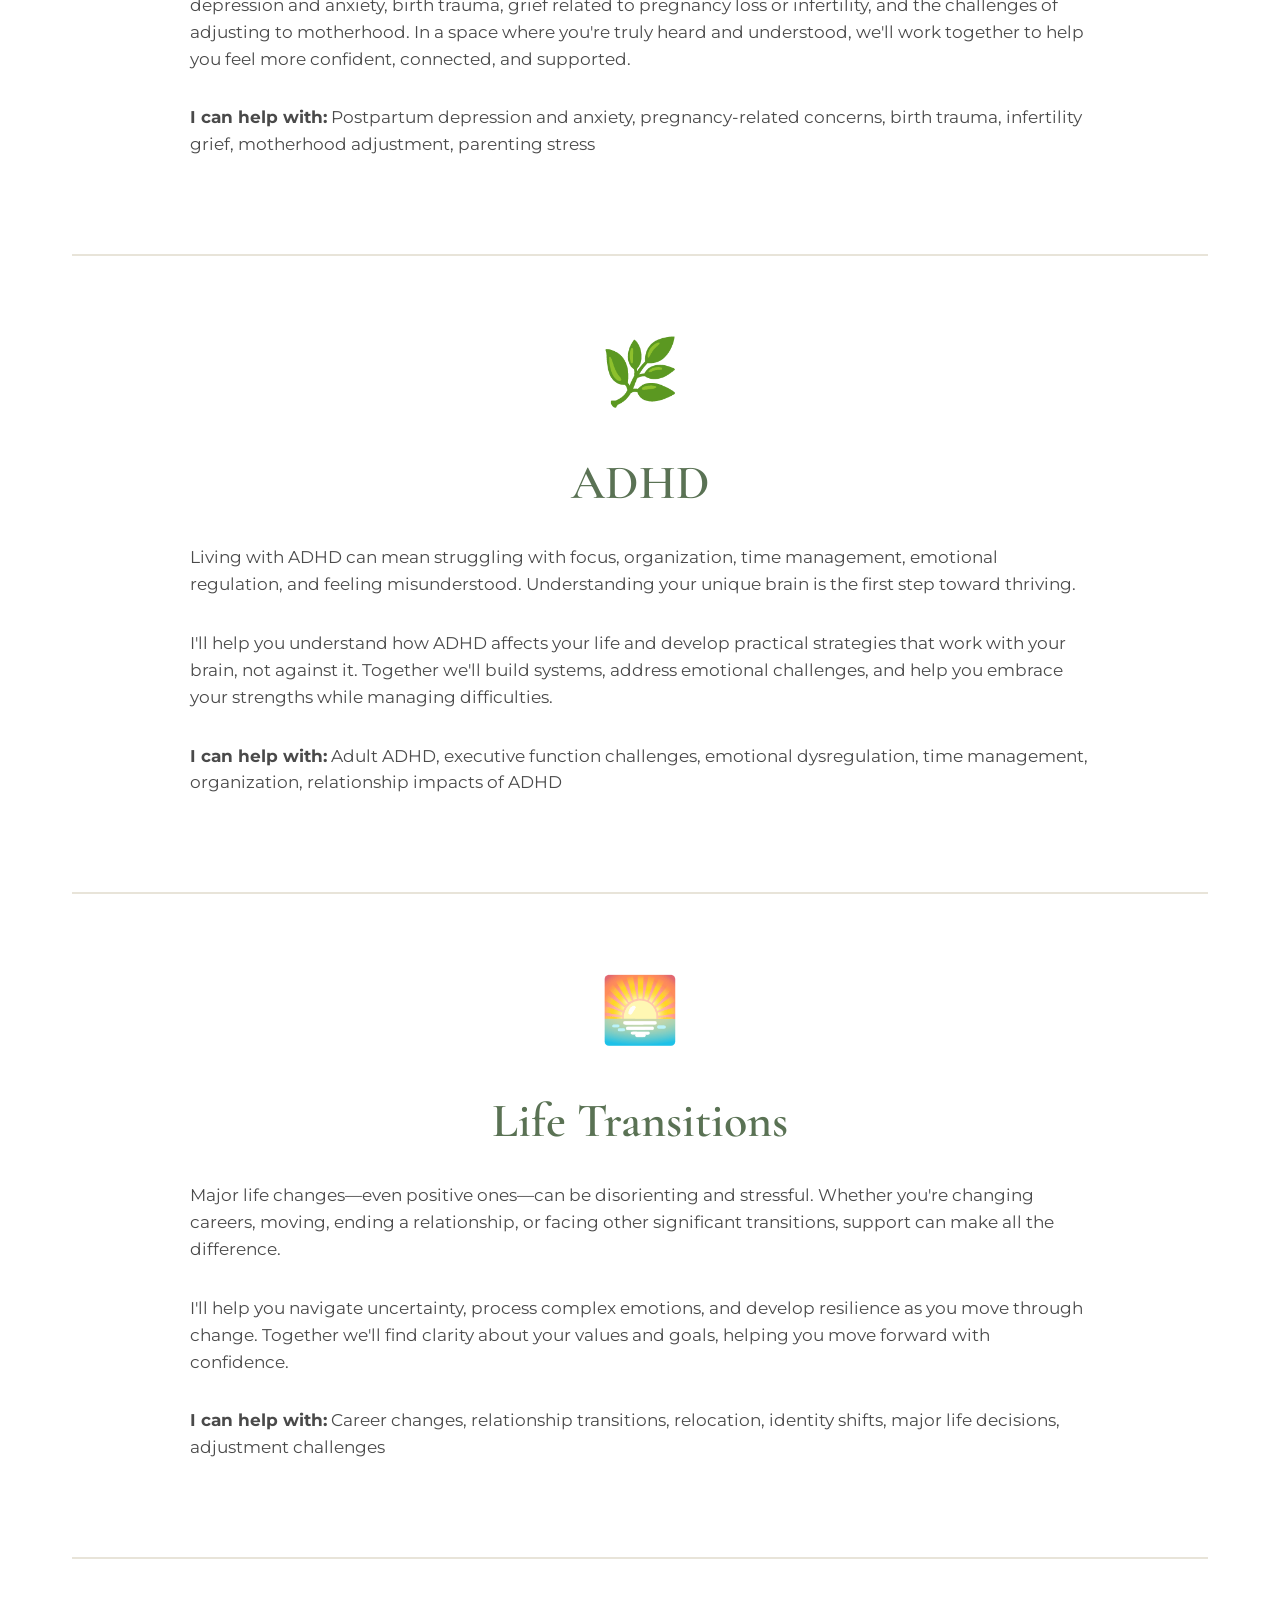
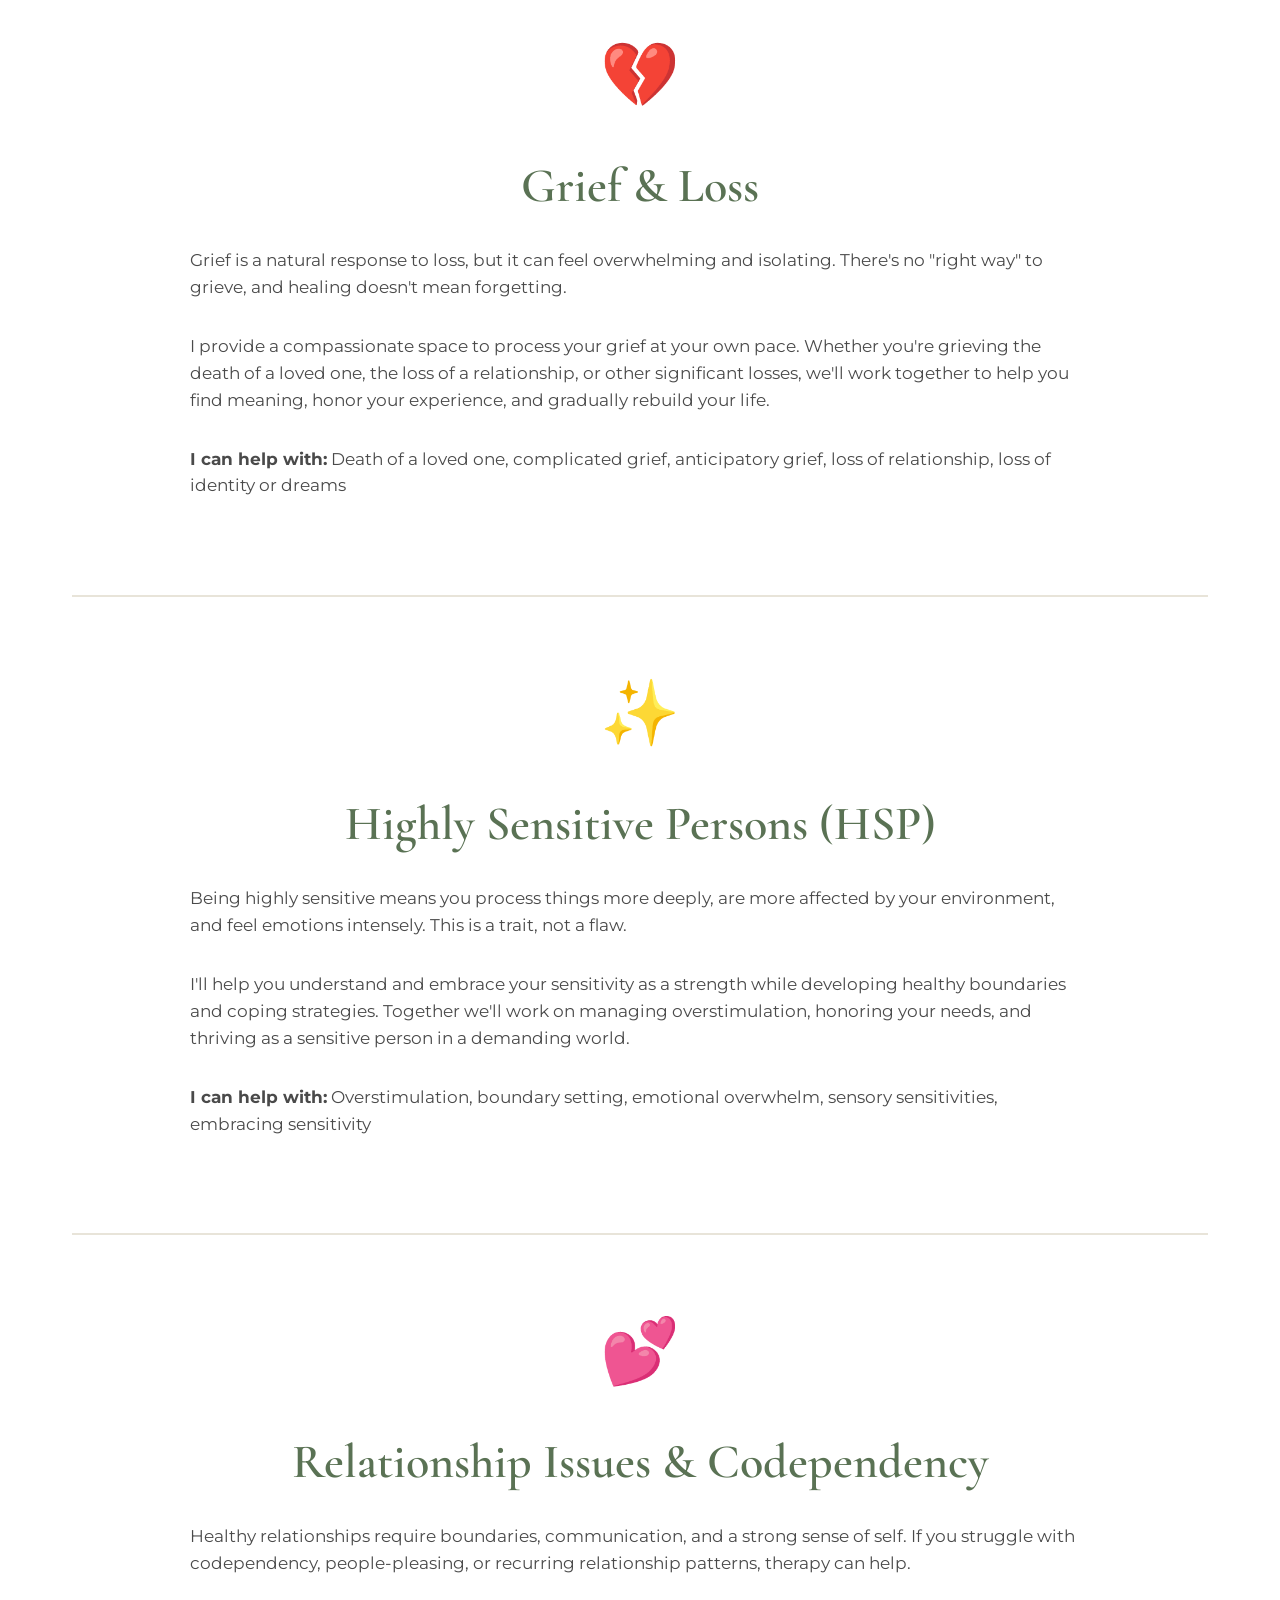
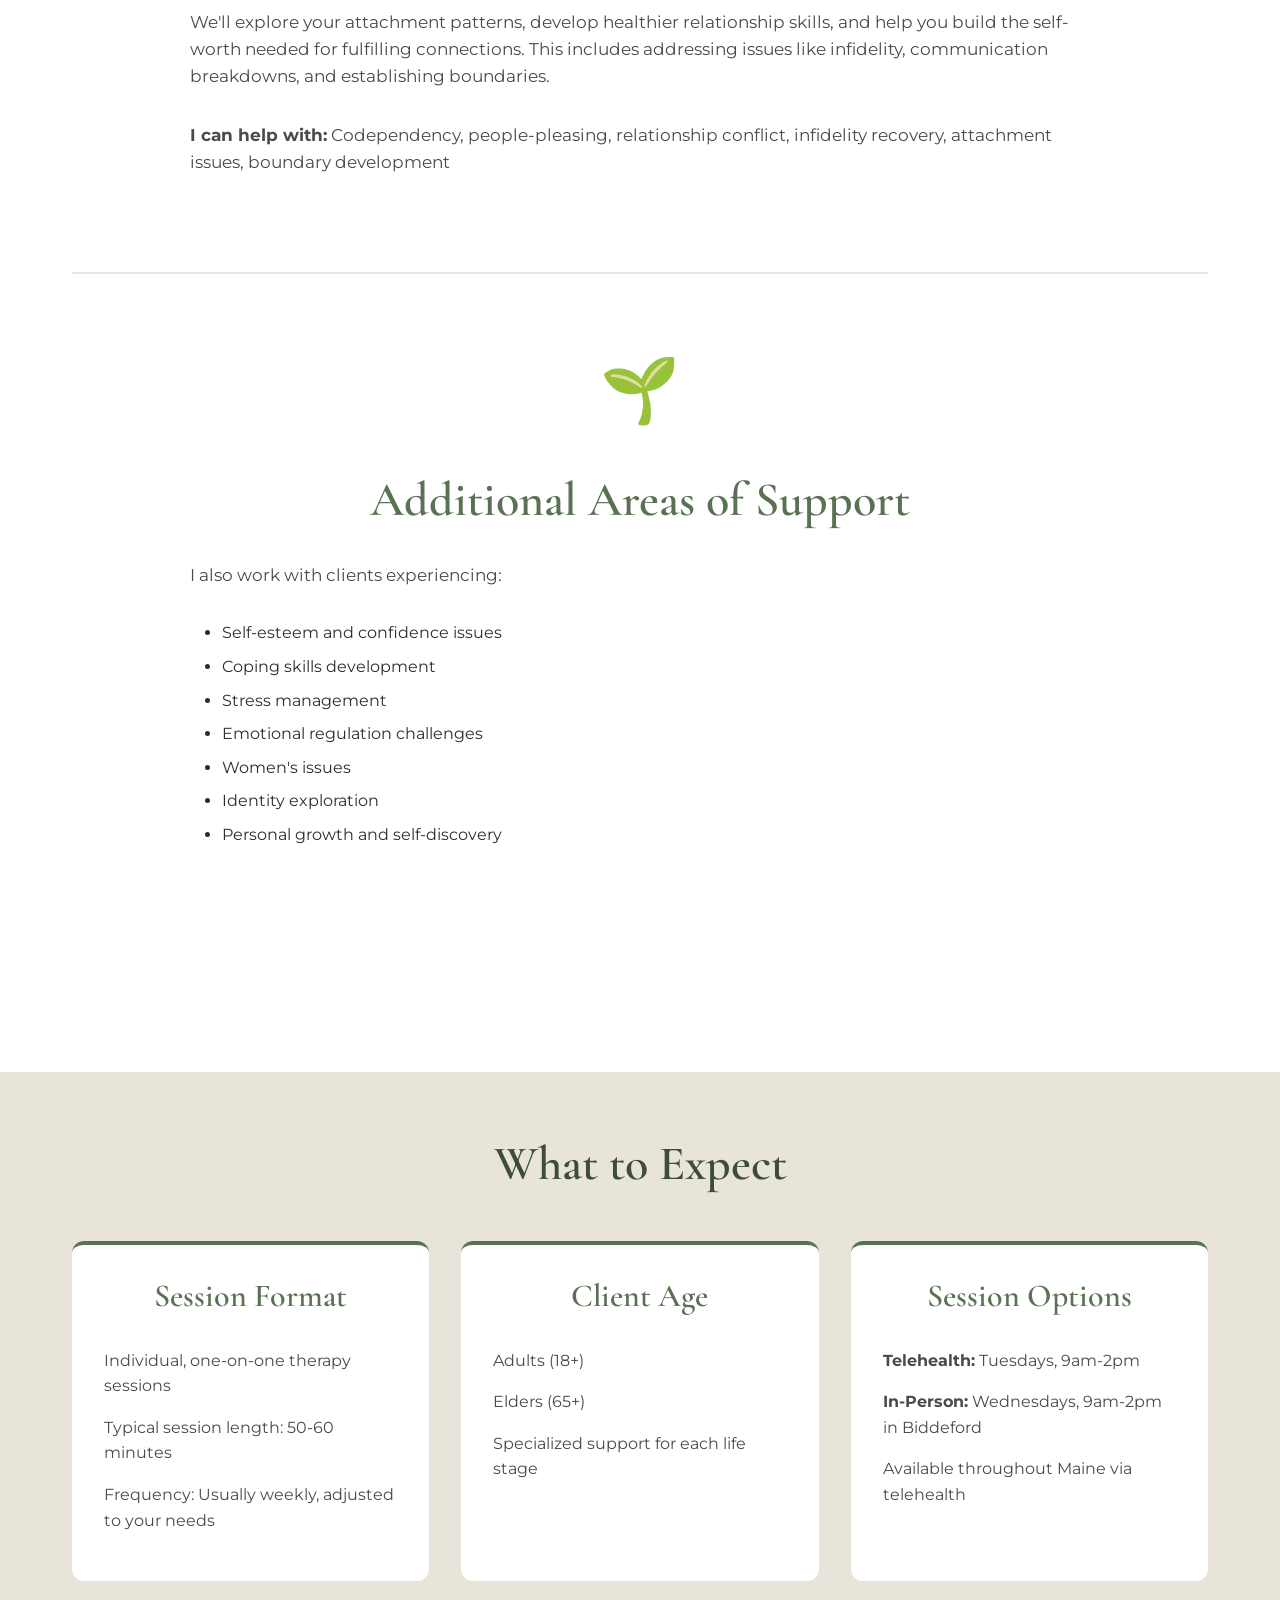
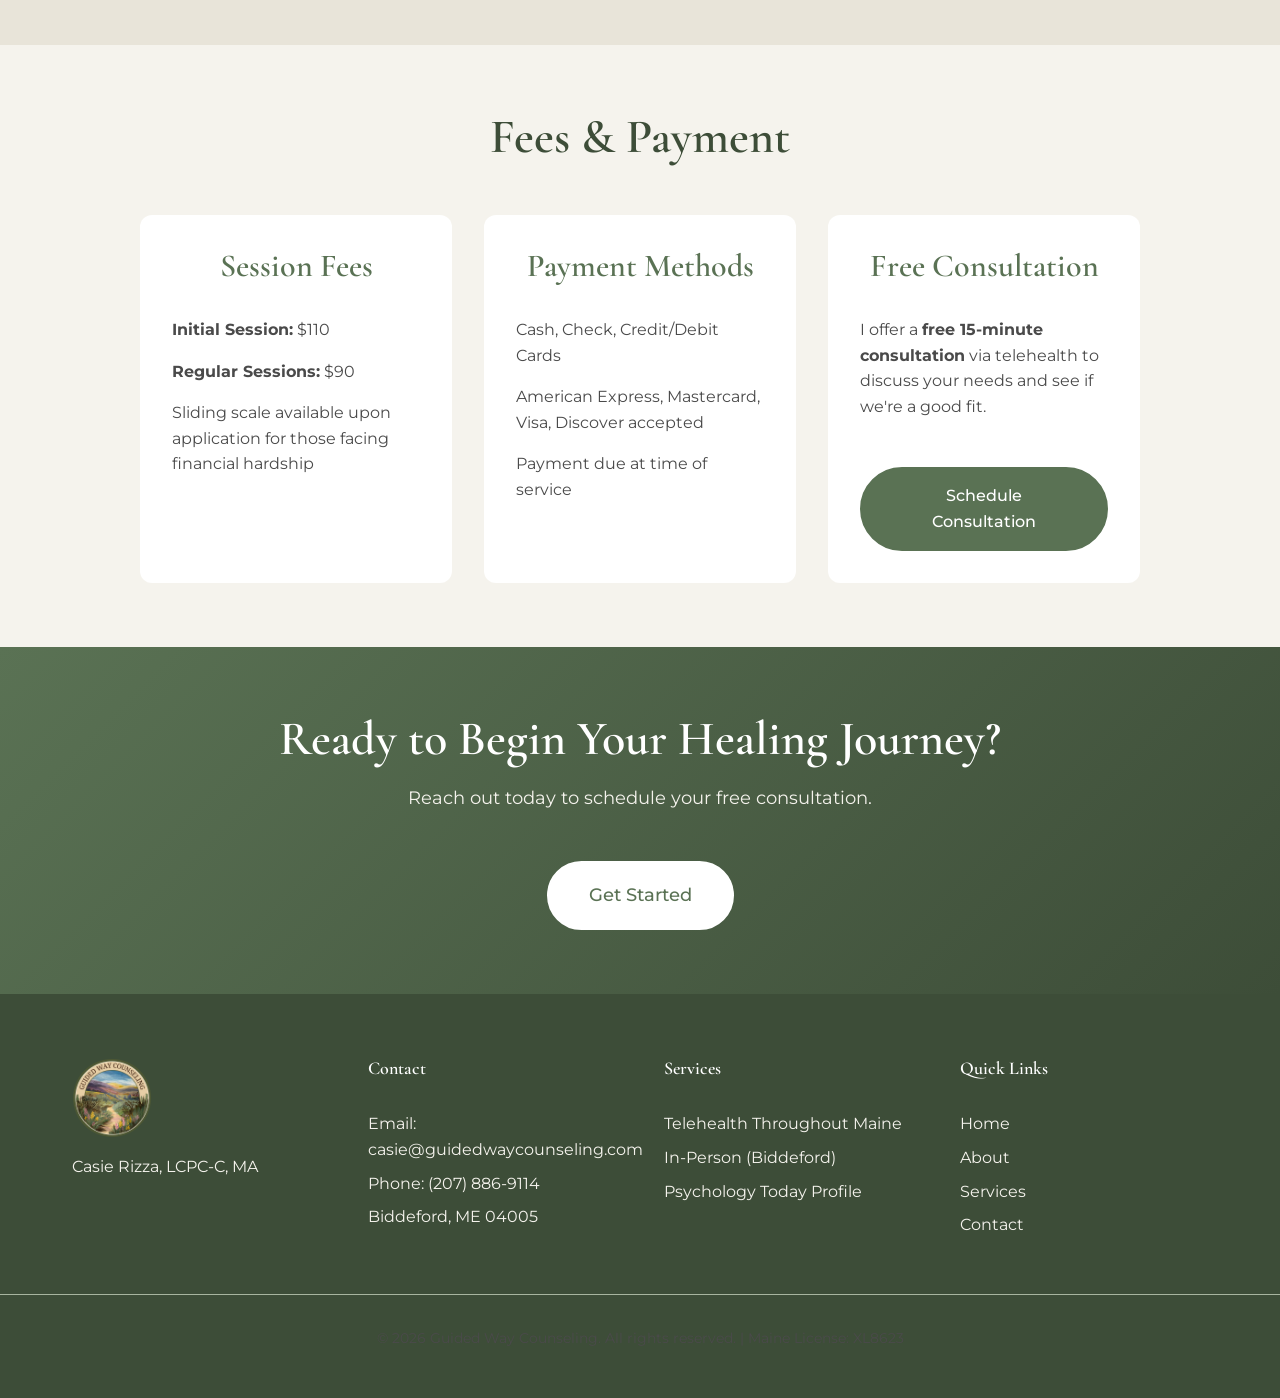
<file: services.html>
<!DOCTYPE html>
<html lang="en">
<head>
    <meta charset="UTF-8">
    <meta name="viewport" content="width=device-width, initial-scale=1.0">
    <meta name="description" content="Therapy services at Guided Way Counseling - Anxiety, depression, trauma, ADHD, motherhood, and more. Telehealth and in-person in Biddeford, Maine.">
    <title>Services | Guided Way Counseling</title>
    <link rel="stylesheet" href="css/styles.css">
    <link rel="preconnect" href="https://fonts.googleapis.com">
    <link rel="preconnect" href="https://fonts.gstatic.com" crossorigin>
    <link href="https://fonts.googleapis.com/css2?family=Cormorant+Garamond:wght@300;400;600&family=Montserrat:wght@300;400;500;600&display=swap" rel="stylesheet">
</head>
<body>
    <nav class="navbar">
        <div class="container nav-container">
            <a href="home.html" class="logo">
                <img src="Resources/logo.png" alt="Guided Way Counseling Logo">
                <span>Guided Way Counseling</span>
            </a>
            <button class="mobile-menu-toggle" aria-label="Toggle menu">
                <span></span>
                <span></span>
                <span></span>
            </button>
            <ul class="nav-menu">
                <li><a href="home.html">Home</a></li>
                <li><a href="about.html">About</a></li>
                <li><a href="services.html" class="active">Services</a></li>
                <li><a href="contact.html">Contact</a></li>
                <li><a href="contact.html#consultation" class="cta-button">Free Consultation</a></li>
            </ul>
        </div>
    </nav>

    <header class="page-header">
        <div class="container">
            <h1>Services & Specialties</h1>
            <p>Comprehensive mental health support for adults</p>
        </div>
    </header>

    <section class="services-intro">
        <div class="container">
            <p class="intro-text">I offer individual therapy for adults dealing with a wide range of mental health concerns. Using an integrated, evidence-based approach, we'll work together to address your unique needs and goals.</p>
            <p class="intro-quote">"What's wounded in relationship must be healed in relationship. You deserve to be seen, heard, known, and accepted exactly as you are."</p>
        </div>
    </section>

    <section class="services-detail">
        <div class="container">
            <div class="service-item">
                <div class="service-content">
                    <div class="service-icon">🧠</div>
                    <h2>Depression & Anxiety</h2>
                    <p>Living with depression or anxiety can feel like carrying a heavy weight. You might experience persistent sadness, worry, difficulty concentrating, changes in sleep or appetite, or feeling overwhelmed by everyday tasks. Remember: struggling doesn't mean you're defective—it means you're human.</p>
                    <p>Together, we'll explore the root causes of your symptoms and develop practical strategies to help you feel more balanced and at peace. In a space where you're truly seen and heard, you'll learn to challenge unhelpful thought patterns, regulate your emotions, and rediscover joy in your life.</p>
                    <p><strong>I can help with:</strong> Generalized anxiety, social anxiety, panic, major depression, persistent depressive disorder, stress management</p>
                </div>
            </div>

            <div class="service-item">
                <div class="service-content">
                    <div class="service-icon">💚</div>
                    <h2>Trauma & PTSD</h2>
                    <p>Trauma can leave lasting impacts on your sense of safety, relationships, and daily functioning. Whether you've experienced a single traumatic event or chronic/complex trauma, healing is possible. What's wounded in relationship must be healed in relationship—and therapy provides that healing connection.</p>
                    <p>I provide trauma-informed care using gentle, effective approaches that honor your pace and help you process difficult experiences without re-traumatizing. In a space where you can be fully known and accepted, we'll work to release stored trauma from your body and nervous system, helping you reclaim a sense of safety and wholeness.</p>
                    <p><strong>I can help with:</strong> PTSD, complex trauma, childhood trauma, acute trauma response, trauma-related anxiety and depression</p>
                </div>
            </div>

            <div class="service-item">
                <div class="service-content">
                    <div class="service-icon">🕊️</div>
                    <h2>Church Hurt / Religious Trauma / Spiritual Abuse</h2>
                    <p>Religious trauma and spiritual abuse can be deeply painful, often leaving you feeling confused, guilty, or questioning your identity and beliefs. Perhaps you've felt unseen, unheard, or unaccepted in religious spaces. This is a safe place where you can be fully known and accepted without judgment.</p>
                    <p>Whether you're deconstructing your faith, processing church hurt, or healing from spiritual abuse, I understand the unique challenges of religious trauma. You deserve to explore your authentic beliefs and feelings in a space of unconditional acceptance. I can integrate faith into our work if you desire, or we can focus purely on healing without any religious framework—your comfort and needs guide our approach.</p>
                    <p><strong>I can help with:</strong> Religious trauma, spiritual abuse, faith deconstruction, church hurt, toxic religious environments</p>
                </div>
            </div>

            <div class="service-item">
                <div class="service-content">
                    <div class="service-icon">🤱</div>
                    <h2>Motherhood & Postpartum Support</h2>
                    <p>The journey through pregnancy, postpartum, and motherhood can be both beautiful and overwhelming. You don't have to suffer in silence or feel guilty for struggling. Struggling doesn't mean you're failing—it means you're human, navigating one of life's most profound transitions.</p>
                    <p>I provide compassionate support for all stages of motherhood, including prenatal anxiety, postpartum depression and anxiety, birth trauma, grief related to pregnancy loss or infertility, and the challenges of adjusting to motherhood. In a space where you're truly heard and understood, we'll work together to help you feel more confident, connected, and supported.</p>
                    <p><strong>I can help with:</strong> Postpartum depression and anxiety, pregnancy-related concerns, birth trauma, infertility grief, motherhood adjustment, parenting stress</p>
                </div>
            </div>

            <div class="service-item">
                <div class="service-content">
                    <div class="service-icon">🌿</div>
                    <h2>ADHD</h2>
                    <p>Living with ADHD can mean struggling with focus, organization, time management, emotional regulation, and feeling misunderstood. Understanding your unique brain is the first step toward thriving.</p>
                    <p>I'll help you understand how ADHD affects your life and develop practical strategies that work with your brain, not against it. Together we'll build systems, address emotional challenges, and help you embrace your strengths while managing difficulties.</p>
                    <p><strong>I can help with:</strong> Adult ADHD, executive function challenges, emotional dysregulation, time management, organization, relationship impacts of ADHD</p>
                </div>
            </div>

            <div class="service-item">
                <div class="service-content">
                    <div class="service-icon">🌅</div>
                    <h2>Life Transitions</h2>
                    <p>Major life changes—even positive ones—can be disorienting and stressful. Whether you're changing careers, moving, ending a relationship, or facing other significant transitions, support can make all the difference.</p>
                    <p>I'll help you navigate uncertainty, process complex emotions, and develop resilience as you move through change. Together we'll find clarity about your values and goals, helping you move forward with confidence.</p>
                    <p><strong>I can help with:</strong> Career changes, relationship transitions, relocation, identity shifts, major life decisions, adjustment challenges</p>
                </div>
            </div>

            <div class="service-item">
                <div class="service-content">
                    <div class="service-icon">💔</div>
                    <h2>Grief & Loss</h2>
                    <p>Grief is a natural response to loss, but it can feel overwhelming and isolating. There's no "right way" to grieve, and healing doesn't mean forgetting.</p>
                    <p>I provide a compassionate space to process your grief at your own pace. Whether you're grieving the death of a loved one, the loss of a relationship, or other significant losses, we'll work together to help you find meaning, honor your experience, and gradually rebuild your life.</p>
                    <p><strong>I can help with:</strong> Death of a loved one, complicated grief, anticipatory grief, loss of relationship, loss of identity or dreams</p>
                </div>
            </div>

            <div class="service-item">
                <div class="service-content">
                    <div class="service-icon">✨</div>
                    <h2>Highly Sensitive Persons (HSP)</h2>
                    <p>Being highly sensitive means you process things more deeply, are more affected by your environment, and feel emotions intensely. This is a trait, not a flaw.</p>
                    <p>I'll help you understand and embrace your sensitivity as a strength while developing healthy boundaries and coping strategies. Together we'll work on managing overstimulation, honoring your needs, and thriving as a sensitive person in a demanding world.</p>
                    <p><strong>I can help with:</strong> Overstimulation, boundary setting, emotional overwhelm, sensory sensitivities, embracing sensitivity</p>
                </div>
            </div>

            <div class="service-item">
                <div class="service-content">
                    <div class="service-icon">💕</div>
                    <h2>Relationship Issues & Codependency</h2>
                    <p>Healthy relationships require boundaries, communication, and a strong sense of self. If you struggle with codependency, people-pleasing, or recurring relationship patterns, therapy can help.</p>
                    <p>We'll explore your attachment patterns, develop healthier relationship skills, and help you build the self-worth needed for fulfilling connections. This includes addressing issues like infidelity, communication breakdowns, and establishing boundaries.</p>
                    <p><strong>I can help with:</strong> Codependency, people-pleasing, relationship conflict, infidelity recovery, attachment issues, boundary development</p>
                </div>
            </div>

            <div class="service-item">
                <div class="service-content">
                    <div class="service-icon">🌱</div>
                    <h2>Additional Areas of Support</h2>
                    <p>I also work with clients experiencing:</p>
                    <ul>
                        <li>Self-esteem and confidence issues</li>
                        <li>Coping skills development</li>
                        <li>Stress management</li>
                        <li>Emotional regulation challenges</li>
                        <li>Women's issues</li>
                        <li>Identity exploration</li>
                        <li>Personal growth and self-discovery</li>
                    </ul>
                </div>
            </div>
        </div>
    </section>

    <section class="therapy-format">
        <div class="container">
            <h2>What to Expect</h2>
            <div class="format-grid">
                <div class="format-card">
                    <h3>Session Format</h3>
                    <p>Individual, one-on-one therapy sessions</p>
                    <p>Typical session length: 50-60 minutes</p>
                    <p>Frequency: Usually weekly, adjusted to your needs</p>
                </div>
                <div class="format-card">
                    <h3>Client Age</h3>
                    <p>Adults (18+)</p>
                    <p>Elders (65+)</p>
                    <p>Specialized support for each life stage</p>
                </div>
                <div class="format-card">
                    <h3>Session Options</h3>
                    <p><strong>Telehealth:</strong> Tuesdays, 9am-2pm</p>
                    <p><strong>In-Person:</strong> Wednesdays, 9am-2pm in Biddeford</p>
                    <p>Available throughout Maine via telehealth</p>
                </div>
            </div>
        </div>
    </section>

    <section class="insurance-fees">
        <div class="container">
            <h2>Fees & Payment</h2>
            <div class="fees-content">
                <div class="fee-item">
                    <h3>Session Fees</h3>
                    <p><strong>Initial Session:</strong> $110</p>
                    <p><strong>Regular Sessions:</strong> $90</p>
                    <p>Sliding scale available upon application for those facing financial hardship</p>
                </div>
                <div class="fee-item">
                    <h3>Payment Methods</h3>
                    <p>Cash, Check, Credit/Debit Cards</p>
                    <p>American Express, Mastercard, Visa, Discover accepted</p>
                    <p>Payment due at time of service</p>
                </div>
                <div class="fee-item">
                    <h3>Free Consultation</h3>
                    <p>I offer a <strong>free 15-minute consultation</strong> via telehealth to discuss your needs and see if we're a good fit.</p>
                    <a href="contact.html#consultation" class="button primary">Schedule Consultation</a>
                </div>
            </div>
        </div>
    </section>

    <section class="cta-section">
        <div class="container">
            <h2>Ready to Begin Your Healing Journey?</h2>
            <p>Reach out today to schedule your free consultation.</p>
            <a href="contact.html#consultation" class="button primary large">Get Started</a>
        </div>
    </section>

    <footer>
        <div class="container footer-content">
            <div class="footer-col">
                <img src="Resources/logo.png" alt="Guided Way Counseling" class="footer-logo">
                <p>Casie Rizza, LCPC-C, MA</p>
            </div>
            <div class="footer-col">
                <h4>Contact</h4>
                <p>Email: <a href="mailto:casie@guidedwaycounseling.com">casie@guidedwaycounseling.com</a></p>
                <p>Phone: <a href="tel:2078869114">(207) 886-9114</a></p>
                <p>Biddeford, ME 04005</p>
            </div>
            <div class="footer-col">
                <h4>Services</h4>
                <p>Telehealth Throughout Maine</p>
                <p>In-Person (Biddeford)</p>
                <p><a href="https://www.psychologytoday.com/us/therapists/casie-rizza-biddeford-me/1425780" target="_blank" rel="noopener">Psychology Today Profile</a></p>
            </div>
            <div class="footer-col">
                <h4>Quick Links</h4>
                <ul>
                    <li><a href="home.html">Home</a></li>
                    <li><a href="about.html">About</a></li>
                    <li><a href="services.html">Services</a></li>
                    <li><a href="contact.html">Contact</a></li>
                </ul>
            </div>
        </div>
        <div class="footer-bottom">
            <p>&copy; 2026 Guided Way Counseling. All rights reserved. | Maine License: XL8623</p>
        </div>
    </footer>

    <script src="js/script.js"></script>
</body>
</html>
</file>
<file: css/styles.css>
/* ========================================
   CSS VARIABLES & RESET
   ======================================== */

:root {
    /* Color palette inspired by the logo */
    --primary-green: #5a7254;
    --dark-green: #3d4d38;
    --light-green: #8b9d83;
    --sage: #a8b5a0;
    --cream: #f5f3ed;
    --beige: #e8e4d9;
    --warm-brown: #8b7355;
    --text-dark: #2d2d2d;
    --text-medium: #4a4a4a;
    --text-light: #6b6b6b;
    --white: #ffffff;

    /* Typography */
    --font-heading: 'Cormorant Garamond', serif;
    --font-body: 'Montserrat', sans-serif;

    /* Spacing */
    --spacing-xs: 0.5rem;
    --spacing-sm: 1rem;
    --spacing-md: 2rem;
    --spacing-lg: 3rem;
    --spacing-xl: 4rem;

    /* Transitions */
    --transition: all 0.3s ease;
}

* {
    margin: 0;
    padding: 0;
    box-sizing: border-box;
}

html {
    scroll-behavior: smooth;
}

body {
    font-family: var(--font-body);
    color: var(--text-dark);
    line-height: 1.6;
    background-color: var(--white);
}

img {
    max-width: 100%;
    height: auto;
    display: block;
}

a {
    text-decoration: none;
    color: inherit;
    transition: var(--transition);
}

ul {
    list-style: none;
}

/* ========================================
   TYPOGRAPHY
   ======================================== */

h1, h2, h3, h4, h5, h6 {
    font-family: var(--font-heading);
    font-weight: 600;
    line-height: 1.2;
    color: var(--dark-green);
}

h1 {
    font-size: clamp(2.5rem, 5vw, 4rem);
    margin-bottom: var(--spacing-md);
}

h2 {
    font-size: clamp(2rem, 4vw, 3rem);
    margin-bottom: var(--spacing-md);
}

h3 {
    font-size: clamp(1.5rem, 3vw, 2rem);
    margin-bottom: var(--spacing-sm);
}

h4 {
    font-size: 1.25rem;
    margin-bottom: var(--spacing-sm);
}

p {
    margin-bottom: var(--spacing-sm);
    color: var(--text-medium);
}

.intro-quote,
.quote-text {
    font-family: var(--font-heading);
    font-size: 1.125rem;
    font-style: italic;
    color: var(--primary-green);
    padding: var(--spacing-md);
    margin: var(--spacing-md) 0;
    border-left: 4px solid var(--sage);
    background-color: rgba(168, 181, 160, 0.1);
    border-radius: 0 8px 8px 0;
}

/* ========================================
   LAYOUT UTILITIES
   ======================================== */

.container {
    max-width: 1200px;
    margin: 0 auto;
    padding: 0 var(--spacing-md);
}

.center-button {
    text-align: center;
    margin-top: var(--spacing-lg);
}

/* ========================================
   BUTTONS
   ======================================== */

.button {
    display: inline-block;
    padding: 0.875rem 2rem;
    border-radius: 50px;
    font-weight: 500;
    font-size: 1rem;
    text-align: center;
    cursor: pointer;
    transition: var(--transition);
    border: 2px solid transparent;
}

.button.primary {
    background-color: var(--primary-green);
    color: var(--white);
    border-color: var(--primary-green);
}

.button.primary:hover {
    background-color: var(--dark-green);
    border-color: var(--dark-green);
    transform: translateY(-2px);
    box-shadow: 0 4px 12px rgba(58, 77, 52, 0.3);
}

.button.secondary {
    background-color: transparent;
    color: var(--primary-green);
    border-color: var(--primary-green);
}

.button.secondary:hover {
    background-color: var(--primary-green);
    color: var(--white);
    transform: translateY(-2px);
}

.button.large {
    padding: 1.125rem 2.5rem;
    font-size: 1.125rem;
}

/* ========================================
   NAVIGATION
   ======================================== */

.navbar {
    background-color: var(--white);
    box-shadow: 0 2px 10px rgba(0, 0, 0, 0.1);
    position: sticky;
    top: 0;
    z-index: 1000;
    padding: 1rem 0;
}

.nav-container {
    display: flex;
    justify-content: space-between;
    align-items: center;
}

.logo {
    display: flex;
    align-items: center;
    gap: 0.75rem;
    font-family: var(--font-heading);
    font-size: 1.5rem;
    font-weight: 600;
    color: var(--dark-green);
}

.logo img {
    width: 50px;
    height: 50px;
    border-radius: 50%;
}

.nav-menu {
    display: flex;
    gap: 2rem;
    align-items: center;
}

.nav-menu a {
    color: var(--text-dark);
    font-weight: 500;
    font-size: 1rem;
    position: relative;
}

.nav-menu a:hover,
.nav-menu a.active {
    color: var(--primary-green);
}

.nav-menu a::after {
    content: '';
    position: absolute;
    bottom: -5px;
    left: 0;
    width: 0;
    height: 2px;
    background-color: var(--primary-green);
    transition: var(--transition);
}

.nav-menu a:hover::after,
.nav-menu a.active::after {
    width: 100%;
}

.nav-menu .cta-button {
    background-color: var(--primary-green);
    color: var(--white);
    padding: 0.5rem 1.5rem;
    border-radius: 50px;
}

.nav-menu .cta-button::after {
    display: none;
}

.nav-menu .cta-button:hover {
    background-color: var(--dark-green);
    transform: translateY(-2px);
}

.mobile-menu-toggle {
    display: none;
    flex-direction: column;
    gap: 4px;
    background: none;
    border: none;
    cursor: pointer;
    padding: 0.5rem;
}

.mobile-menu-toggle span {
    display: block;
    width: 25px;
    height: 3px;
    background-color: var(--dark-green);
    border-radius: 3px;
    transition: var(--transition);
}

/* ========================================
   HERO SECTION
   ======================================== */

.hero {
    background: linear-gradient(135deg, var(--sage) 0%, var(--primary-green) 100%);
    color: var(--white);
    padding: var(--spacing-xl) 0;
    text-align: center;
    min-height: 70vh;
    display: flex;
    align-items: center;
    justify-content: center;
}

.hero-content {
    max-width: 900px;
    margin: 0 auto;
    padding: 0 var(--spacing-md);
}

.hero h1 {
    color: var(--white);
    margin-bottom: var(--spacing-md);
    text-shadow: 2px 2px 4px rgba(0, 0, 0, 0.2);
}

.hero-subtitle {
    font-size: clamp(1.25rem, 3vw, 1.75rem);
    font-family: var(--font-heading);
    margin-bottom: var(--spacing-sm);
    font-weight: 400;
}

.hero-description {
    font-size: clamp(1rem, 2vw, 1.125rem);
    margin-bottom: var(--spacing-lg);
    max-width: 700px;
    margin-left: auto;
    margin-right: auto;
    color: var(--cream);
}

.hero-buttons {
    display: flex;
    gap: 1.5rem;
    justify-content: center;
    flex-wrap: wrap;
}

.hero-buttons .button.primary {
    background-color: var(--white);
    color: var(--primary-green);
    border-color: var(--white);
}

.hero-buttons .button.primary:hover {
    background-color: var(--cream);
    border-color: var(--cream);
}

.hero-buttons .button.secondary {
    background-color: transparent;
    color: var(--white);
    border-color: var(--white);
}

.hero-buttons .button.secondary:hover {
    background-color: var(--white);
    color: var(--primary-green);
}

/* ========================================
   PAGE HEADER
   ======================================== */

.page-header {
    background: linear-gradient(135deg, var(--sage) 0%, var(--primary-green) 100%);
    color: var(--white);
    padding: var(--spacing-lg) 0;
    text-align: center;
}

.page-header h1 {
    color: var(--white);
    margin-bottom: var(--spacing-sm);
}

.page-header p {
    font-size: 1.25rem;
    color: var(--cream);
}

/* ========================================
   SECTIONS
   ======================================== */

section {
    padding: var(--spacing-xl) 0;
}

.intro {
    background-color: var(--cream);
    text-align: center;
}

.intro-content {
    max-width: 800px;
    margin: 0 auto;
}

.intro h2 {
    margin-bottom: var(--spacing-md);
}

/* ========================================
   SPECIALTIES SECTION
   ======================================== */

.specialties {
    background-color: var(--white);
}

.specialties h2 {
    text-align: center;
    margin-bottom: var(--spacing-lg);
}

.specialties-grid {
    display: grid;
    grid-template-columns: repeat(auto-fit, minmax(250px, 1fr));
    gap: var(--spacing-md);
}

.specialty-card {
    background-color: var(--cream);
    padding: var(--spacing-md);
    border-radius: 12px;
    text-align: center;
    transition: var(--transition);
    border: 2px solid transparent;
}

.specialty-card:hover {
    transform: translateY(-5px);
    box-shadow: 0 8px 20px rgba(0, 0, 0, 0.1);
    border-color: var(--sage);
}

.specialty-icon {
    font-size: 3rem;
    margin-bottom: var(--spacing-sm);
}

.specialty-card h3 {
    color: var(--primary-green);
    margin-bottom: var(--spacing-sm);
}

.specialty-card p {
    font-size: 0.95rem;
}

/* ========================================
   APPROACH SECTION
   ======================================== */

.approach {
    background-color: var(--beige);
}

.approach-content {
    display: grid;
    grid-template-columns: 1fr 1fr;
    gap: var(--spacing-lg);
    align-items: center;
}

.approach-text ul {
    list-style: disc;
    margin-left: var(--spacing-md);
    margin-bottom: var(--spacing-md);
}

.approach-text ul li {
    margin-bottom: var(--spacing-xs);
    color: var(--text-medium);
}

.approach-image img {
    border-radius: 50%;
    max-width: 400px;
    margin: 0 auto;
    box-shadow: 0 8px 24px rgba(0, 0, 0, 0.15);
}

/* ========================================
   AVAILABILITY SECTION
   ======================================== */

.availability {
    background-color: var(--white);
}

.availability h2 {
    text-align: center;
    margin-bottom: var(--spacing-lg);
}

.availability-grid {
    display: grid;
    grid-template-columns: repeat(auto-fit, minmax(300px, 1fr));
    gap: var(--spacing-md);
    max-width: 900px;
    margin: 0 auto;
}

.availability-card {
    background-color: var(--cream);
    padding: var(--spacing-md);
    border-radius: 12px;
    border: 2px solid var(--sage);
}

.availability-card h3 {
    color: var(--primary-green);
    margin-bottom: var(--spacing-md);
    text-align: center;
}

.availability-card p {
    margin-bottom: var(--spacing-sm);
}

.availability-card .accepting {
    color: var(--primary-green);
    font-weight: 600;
    margin-top: var(--spacing-md);
}

.availability-card .note {
    font-style: italic;
    color: var(--text-light);
    margin-top: var(--spacing-md);
}

/* ========================================
   CTA SECTION
   ======================================== */

.cta-section {
    background: linear-gradient(135deg, var(--primary-green) 0%, var(--dark-green) 100%);
    color: var(--white);
    text-align: center;
    padding: var(--spacing-xl) 0;
}

.cta-section h2 {
    color: var(--white);
    margin-bottom: var(--spacing-sm);
}

.cta-section p {
    color: var(--cream);
    font-size: 1.125rem;
    margin-bottom: var(--spacing-lg);
}

.cta-section .button.primary {
    background-color: var(--white);
    color: var(--primary-green);
    border-color: var(--white);
}

.cta-section .button.primary:hover {
    background-color: var(--cream);
    border-color: var(--cream);
}

/* ========================================
   ABOUT PAGE
   ======================================== */

.about-content {
    padding: var(--spacing-xl) 0;
}

.about-intro {
    display: grid;
    grid-template-columns: 1fr 2fr;
    gap: var(--spacing-lg);
    align-items: start;
    margin-bottom: var(--spacing-xl);
}

.about-image img {
    border-radius: 50%;
    max-width: 300px;
    box-shadow: 0 8px 24px rgba(0, 0, 0, 0.15);
}

.credentials {
    margin-bottom: var(--spacing-xl);
}

.credentials-grid {
    display: grid;
    grid-template-columns: repeat(auto-fit, minmax(280px, 1fr));
    gap: var(--spacing-md);
}

.credential-card {
    background-color: var(--cream);
    padding: var(--spacing-md);
    border-radius: 12px;
    border-left: 4px solid var(--primary-green);
}

.credential-card h3 {
    color: var(--primary-green);
    margin-bottom: var(--spacing-sm);
}

.philosophy {
    margin-bottom: var(--spacing-xl);
    background-color: var(--beige);
    padding: var(--spacing-lg);
    border-radius: 12px;
}

.philosophy-points {
    display: grid;
    grid-template-columns: repeat(auto-fit, minmax(300px, 1fr));
    gap: var(--spacing-md);
    margin-top: var(--spacing-lg);
}

.philosophy-item {
    background-color: var(--white);
    padding: var(--spacing-md);
    border-radius: 8px;
}

.philosophy-item h3 {
    font-size: 1.25rem;
    color: var(--primary-green);
}

.specialization {
    margin-bottom: var(--spacing-xl);
}

.specialization-list {
    list-style: none;
    margin-top: var(--spacing-md);
}

.specialization-list li {
    padding: var(--spacing-sm);
    margin-bottom: var(--spacing-sm);
    background-color: var(--cream);
    border-radius: 8px;
    border-left: 4px solid var(--sage);
}

.specialization-list li strong {
    color: var(--primary-green);
}

.approach-methods {
    margin-bottom: var(--spacing-xl);
}

.methods-grid {
    display: grid;
    grid-template-columns: repeat(auto-fit, minmax(250px, 1fr));
    gap: var(--spacing-md);
    margin-top: var(--spacing-md);
}

.method-item {
    background-color: var(--cream);
    padding: var(--spacing-md);
    border-radius: 8px;
}

.method-item h4 {
    color: var(--primary-green);
}

.method-item p {
    font-size: 0.9rem;
    margin: 0;
}

.endorsements {
    background-color: var(--beige);
    padding: var(--spacing-lg);
    border-radius: 12px;
    margin-bottom: var(--spacing-xl);
}

.endorsement-intro {
    font-style: italic;
    color: var(--text-medium);
    text-align: center;
}

.cta-box {
    background: linear-gradient(135deg, var(--primary-green) 0%, var(--dark-green) 100%);
    color: var(--white);
    padding: var(--spacing-lg);
    border-radius: 12px;
    text-align: center;
}

.cta-box h2 {
    color: var(--white);
}

.cta-box p {
    color: var(--cream);
    font-size: 1.125rem;
    margin-bottom: var(--spacing-md);
}

/* ========================================
   SERVICES PAGE
   ======================================== */

.services-intro {
    background-color: var(--cream);
    padding: var(--spacing-lg) 0;
    text-align: center;
}

.intro-text {
    max-width: 800px;
    margin: 0 auto;
    font-size: 1.125rem;
}

.services-detail {
    background-color: var(--white);
}

.service-item {
    margin-bottom: var(--spacing-xl);
    padding-bottom: var(--spacing-xl);
    border-bottom: 2px solid var(--beige);
}

.service-item:last-child {
    border-bottom: none;
}

.service-content {
    max-width: 900px;
    margin: 0 auto;
}

.service-icon {
    font-size: 4rem;
    text-align: center;
    margin-bottom: var(--spacing-md);
}

.service-content h2 {
    text-align: center;
    color: var(--primary-green);
    margin-bottom: var(--spacing-md);
}

.service-content p {
    margin-bottom: var(--spacing-md);
    font-size: 1.05rem;
}

.service-content ul {
    list-style: disc;
    margin-left: var(--spacing-md);
    margin-bottom: var(--spacing-md);
}

.service-content ul li {
    margin-bottom: var(--spacing-xs);
}

.therapy-format {
    background-color: var(--beige);
}

.therapy-format h2 {
    text-align: center;
    margin-bottom: var(--spacing-lg);
}

.format-grid {
    display: grid;
    grid-template-columns: repeat(auto-fit, minmax(280px, 1fr));
    gap: var(--spacing-md);
}

.format-card {
    background-color: var(--white);
    padding: var(--spacing-md);
    border-radius: 12px;
    border-top: 4px solid var(--primary-green);
}

.format-card h3 {
    color: var(--primary-green);
    margin-bottom: var(--spacing-md);
    text-align: center;
}

.insurance-fees {
    background-color: var(--cream);
}

.insurance-fees h2 {
    text-align: center;
    margin-bottom: var(--spacing-lg);
}

.fees-content {
    display: grid;
    grid-template-columns: repeat(auto-fit, minmax(300px, 1fr));
    gap: var(--spacing-md);
    max-width: 1000px;
    margin: 0 auto;
}

.fee-item {
    background-color: var(--white);
    padding: var(--spacing-md);
    border-radius: 12px;
}

.fee-item h3 {
    color: var(--primary-green);
    margin-bottom: var(--spacing-md);
    text-align: center;
}

.fee-item .button {
    margin-top: var(--spacing-md);
    width: 100%;
}

/* ========================================
   CONTACT PAGE
   ======================================== */

.contact-content {
    background-color: var(--white);
}

.contact-intro {
    text-align: center;
    max-width: 800px;
    margin: 0 auto var(--spacing-xl);
}

.contact-grid {
    display: grid;
    grid-template-columns: 1fr 1fr;
    gap: var(--spacing-lg);
    max-width: 1200px;
    margin: 0 auto;
}

.contact-methods h3 {
    color: var(--primary-green);
    margin-bottom: var(--spacing-lg);
}

.contact-method {
    display: flex;
    gap: var(--spacing-md);
    margin-bottom: var(--spacing-lg);
    padding: var(--spacing-md);
    background-color: var(--cream);
    border-radius: 8px;
}

.method-icon {
    font-size: 2rem;
    flex-shrink: 0;
}

.method-details h4 {
    color: var(--primary-green);
    margin-bottom: var(--spacing-xs);
}

.method-details a {
    color: var(--primary-green);
    text-decoration: underline;
}

.method-details a:hover {
    color: var(--dark-green);
}

.method-note {
    font-size: 0.9rem;
    font-style: italic;
    color: var(--text-light);
}

.availability-box {
    background-color: var(--beige);
    padding: var(--spacing-md);
    border-radius: 8px;
    border-left: 4px solid var(--primary-green);
}

.availability-box h4 {
    color: var(--primary-green);
    margin-bottom: var(--spacing-md);
}

.contact-form-container {
    background-color: var(--cream);
    padding: var(--spacing-lg);
    border-radius: 12px;
}

.contact-form-container h3 {
    color: var(--primary-green);
    margin-bottom: var(--spacing-md);
}

.contact-form .form-group {
    margin-bottom: var(--spacing-md);
}

.contact-form label {
    display: block;
    margin-bottom: var(--spacing-xs);
    font-weight: 500;
    color: var(--dark-green);
}

.contact-form input,
.contact-form select,
.contact-form textarea {
    width: 100%;
    padding: 0.75rem;
    border: 2px solid var(--sage);
    border-radius: 8px;
    font-family: var(--font-body);
    font-size: 1rem;
    transition: var(--transition);
}

.contact-form input:focus,
.contact-form select:focus,
.contact-form textarea:focus {
    outline: none;
    border-color: var(--primary-green);
}

.contact-form textarea {
    resize: vertical;
}

.checkbox-label {
    display: flex;
    align-items: start;
    gap: var(--spacing-xs);
    cursor: pointer;
}

.checkbox-label input[type="checkbox"] {
    width: auto;
    margin-top: 0.25rem;
}

.contact-form button {
    width: 100%;
    border: none;
    cursor: pointer;
}

.form-note {
    font-size: 0.85rem;
    color: var(--text-light);
    margin-top: var(--spacing-md);
    text-align: center;
}

.faq-section {
    background-color: var(--beige);
}

.faq-section h2 {
    text-align: center;
    margin-bottom: var(--spacing-lg);
}

.faq-grid {
    display: grid;
    grid-template-columns: repeat(auto-fit, minmax(300px, 1fr));
    gap: var(--spacing-md);
}

.faq-item {
    background-color: var(--white);
    padding: var(--spacing-md);
    border-radius: 8px;
}

.faq-item h3 {
    font-size: 1.125rem;
    color: var(--primary-green);
    margin-bottom: var(--spacing-sm);
}

.faq-item p {
    font-size: 0.95rem;
    margin: 0;
}

.location-section {
    background-color: var(--cream);
}

.location-section h2 {
    text-align: center;
    margin-bottom: var(--spacing-lg);
}

.location-grid {
    display: grid;
    grid-template-columns: repeat(auto-fit, minmax(300px, 1fr));
    gap: var(--spacing-md);
    max-width: 800px;
    margin: 0 auto;
}

.location-info {
    background-color: var(--white);
    padding: var(--spacing-md);
    border-radius: 12px;
    text-align: center;
    border-top: 4px solid var(--primary-green);
}

.location-info h3 {
    color: var(--primary-green);
    margin-bottom: var(--spacing-md);
}

.location-note {
    font-size: 0.9rem;
    font-style: italic;
    color: var(--text-light);
    margin-top: var(--spacing-sm);
}

.cta-buttons {
    display: flex;
    gap: var(--spacing-md);
    justify-content: center;
    flex-wrap: wrap;
}

/* ========================================
   FOOTER
   ======================================== */

footer {
    background-color: var(--dark-green);
    color: var(--cream);
    padding: var(--spacing-xl) 0 var(--spacing-md);
}

.footer-content {
    display: grid;
    grid-template-columns: repeat(auto-fit, minmax(200px, 1fr));
    gap: var(--spacing-lg);
    margin-bottom: var(--spacing-lg);
}

.footer-col h4 {
    color: var(--white);
    margin-bottom: var(--spacing-md);
    font-size: 1.125rem;
}

.footer-logo {
    width: 80px;
    height: 80px;
    border-radius: 50%;
    margin-bottom: var(--spacing-sm);
}

.footer-col p,
.footer-col li {
    margin-bottom: var(--spacing-xs);
    color: var(--cream);
}

.footer-col a {
    color: var(--cream);
}

.footer-col a:hover {
    color: var(--white);
    text-decoration: underline;
}

.footer-bottom {
    text-align: center;
    padding-top: var(--spacing-md);
    border-top: 1px solid var(--sage);
    color: var(--sage);
    font-size: 0.9rem;
}

/* ========================================
   RESPONSIVE DESIGN
   ======================================== */

@media (max-width: 768px) {
    .nav-menu {
        position: fixed;
        left: -100%;
        top: 80px;
        flex-direction: column;
        background-color: var(--white);
        width: 100%;
        text-align: center;
        transition: 0.3s;
        box-shadow: 0 10px 27px rgba(0, 0, 0, 0.1);
        padding: var(--spacing-md);
        gap: var(--spacing-md);
    }

    .nav-menu.active {
        left: 0;
    }

    .mobile-menu-toggle {
        display: flex;
    }

    .approach-content,
    .about-intro,
    .contact-grid {
        grid-template-columns: 1fr;
    }

    .hero-buttons,
    .cta-buttons {
        flex-direction: column;
        gap: var(--spacing-sm);
    }

    .hero-buttons .button,
    .cta-buttons .button {
        width: 100%;
    }

    .specialties-grid,
    .methods-grid {
        grid-template-columns: 1fr;
    }

    .footer-content {
        grid-template-columns: 1fr;
        text-align: center;
    }

    .footer-logo {
        margin: 0 auto var(--spacing-sm);
    }
}

@media (max-width: 480px) {
    :root {
        --spacing-xl: 2.5rem;
        --spacing-lg: 2rem;
    }

    .logo span {
        font-size: 1.125rem;
    }

    .hero {
        min-height: 60vh;
        padding: var(--spacing-lg) 0;
    }
}
</file>
